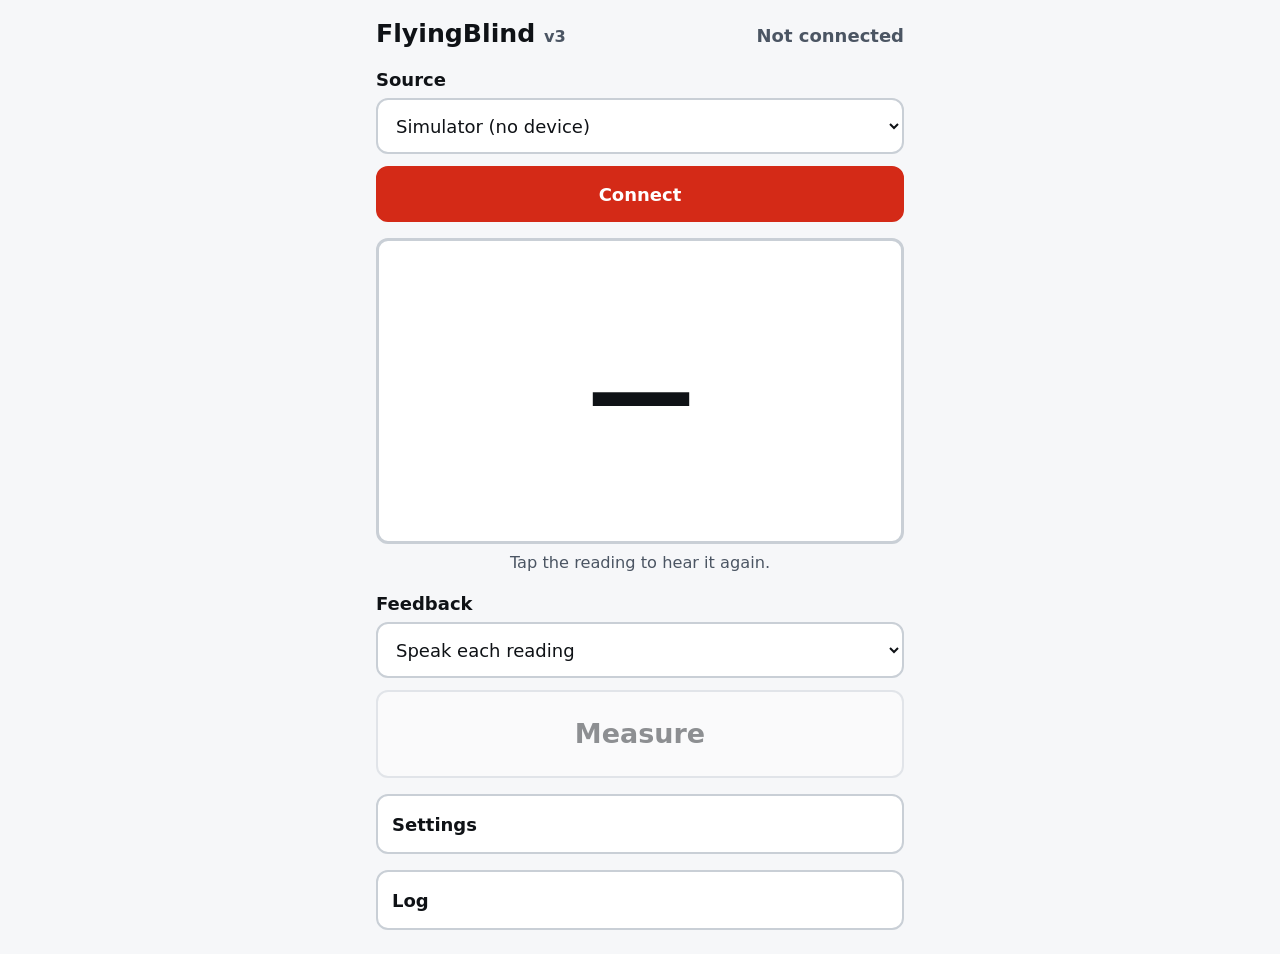
<file: index.html>
<!doctype html>
<html lang="en">
<head>
  <meta charset="utf-8">
  <meta name="viewport" content="width=device-width, initial-scale=1, viewport-fit=cover">
  <meta name="theme-color" content="#111418">
  <meta name="description" content="Speaks the readings from a Bluetooth laser distance meter.">
  <title>FlyingBlind</title>
  <link rel="manifest" href="manifest.webmanifest">
  <link rel="icon" href="icons/icon-192.png">
  <link rel="apple-touch-icon" href="icons/icon-192.png">
  <link rel="stylesheet" href="styles.css">
</head>
<body>
  <main>
    <header>
      <h1>FlyingBlind <span id="version" class="version"></span></h1>
      <p id="status" role="status" class="status" data-state="disconnected">Not connected</p>
    </header>

    <section class="source" aria-label="Device">
      <label for="source">Source</label>
      <select id="source"></select>
      <div id="explorer-options" hidden>
        <label for="extra-uuids">Extra service UUIDs (comma separated)</label>
        <input id="extra-uuids" type="text" autocomplete="off" spellcheck="false"
               placeholder="e.g. 0000abcd-0000-1000-8000-00805f9b34fb">
      </div>
      <button id="connect" class="primary">Connect</button>
    </section>

    <button id="reading" class="reading" aria-describedby="reading-hint">
      <span id="reading-value">—</span>
    </button>
    <p id="reading-hint" class="hint">Tap the reading to hear it again.</p>

    <section class="controls" aria-label="Measuring">
      <label for="feedback">Feedback</label>
      <select id="feedback">
        <option value="speech">Speak each reading</option>
        <option value="tone">Tone (pitch follows distance)</option>
      </select>
      <button id="measure" disabled>Measure</button>
      <label id="auto-wrap" class="toggle" hidden>
        <input id="auto" type="checkbox"> <span id="auto-label">Stream readings every 3 seconds</span>
      </label>
    </section>

    <details class="panel">
      <summary>Settings</summary>
      <div class="settings">
        <label for="units">Units</label>
        <select id="units">
          <option value="metric">Meters</option>
          <option value="feet">Feet and inches</option>
          <option value="inches">Inches</option>
        </select>

        <label for="precision" data-for="metric">Decimal places</label>
        <select id="precision" data-for="metric">
          <option value="0">0 (2 m)</option>
          <option value="1">1 (2.3 m)</option>
          <option value="2">2 (2.35 m)</option>
          <option value="3">3 (2.348 m)</option>
        </select>

        <label for="fraction" data-for="imperial">Round inches to</label>
        <select id="fraction" data-for="imperial">
          <option value="1">Whole inch</option>
          <option value="2">½ inch</option>
          <option value="4">¼ inch</option>
          <option value="8">⅛ inch</option>
          <option value="16">1/16 inch</option>
        </select>

        <label for="rate">Speech rate <output id="rate-out" for="rate"></output></label>
        <input id="rate" type="range" min="0.5" max="2.5" step="0.1">

        <label for="voice">Voice</label>
        <select id="voice"><option value="">Default</option></select>

        <label for="speak-mode">Speak</label>
        <select id="speak-mode">
          <option value="every">Every reading</option>
          <option value="change">Only when the reading changes</option>
        </select>

        <label for="output">Spoken by</label>
        <select id="output">
          <option value="tts">This app's voice</option>
          <option value="aria">Screen reader (TalkBack)</option>
        </select>

        <button id="test-voice">Test voice</button>

        <h2 class="settings-heading">Tone</h2>

        <label for="tone-range">Tone range</label>
        <select id="tone-range">
          <option value="2">Up to 2 m (6½ ft)</option>
          <option value="5">Up to 5 m (16 ft)</option>
          <option value="10">Up to 10 m (33 ft)</option>
          <option value="20">Up to 20 m (65 ft)</option>
          <option value="40">Up to 40 m (130 ft)</option>
        </select>

        <label for="tone-direction">Closer sounds</label>
        <select id="tone-direction">
          <option value="high">Higher</option>
          <option value="low">Lower</option>
        </select>

        <label for="tone-volume">Tone volume <output id="tone-volume-out" for="tone-volume"></output></label>
        <input id="tone-volume" type="range" min="0.05" max="1" step="0.05">

        <button id="test-tone">Test tone (sweeps near to far)</button>
      </div>
    </details>

    <details class="panel">
      <summary>Log</summary>
      <button id="clear-log" class="small">Clear</button>
      <pre id="log" aria-live="off"></pre>
    </details>

    <!-- Readings are announced here when "Spoken by: Screen reader" is chosen. -->
    <div id="announce" class="visually-hidden" aria-live="assertive" aria-atomic="true"></div>
  </main>

  <script type="module" src="app.js"></script>
</body>
</html>
</file>
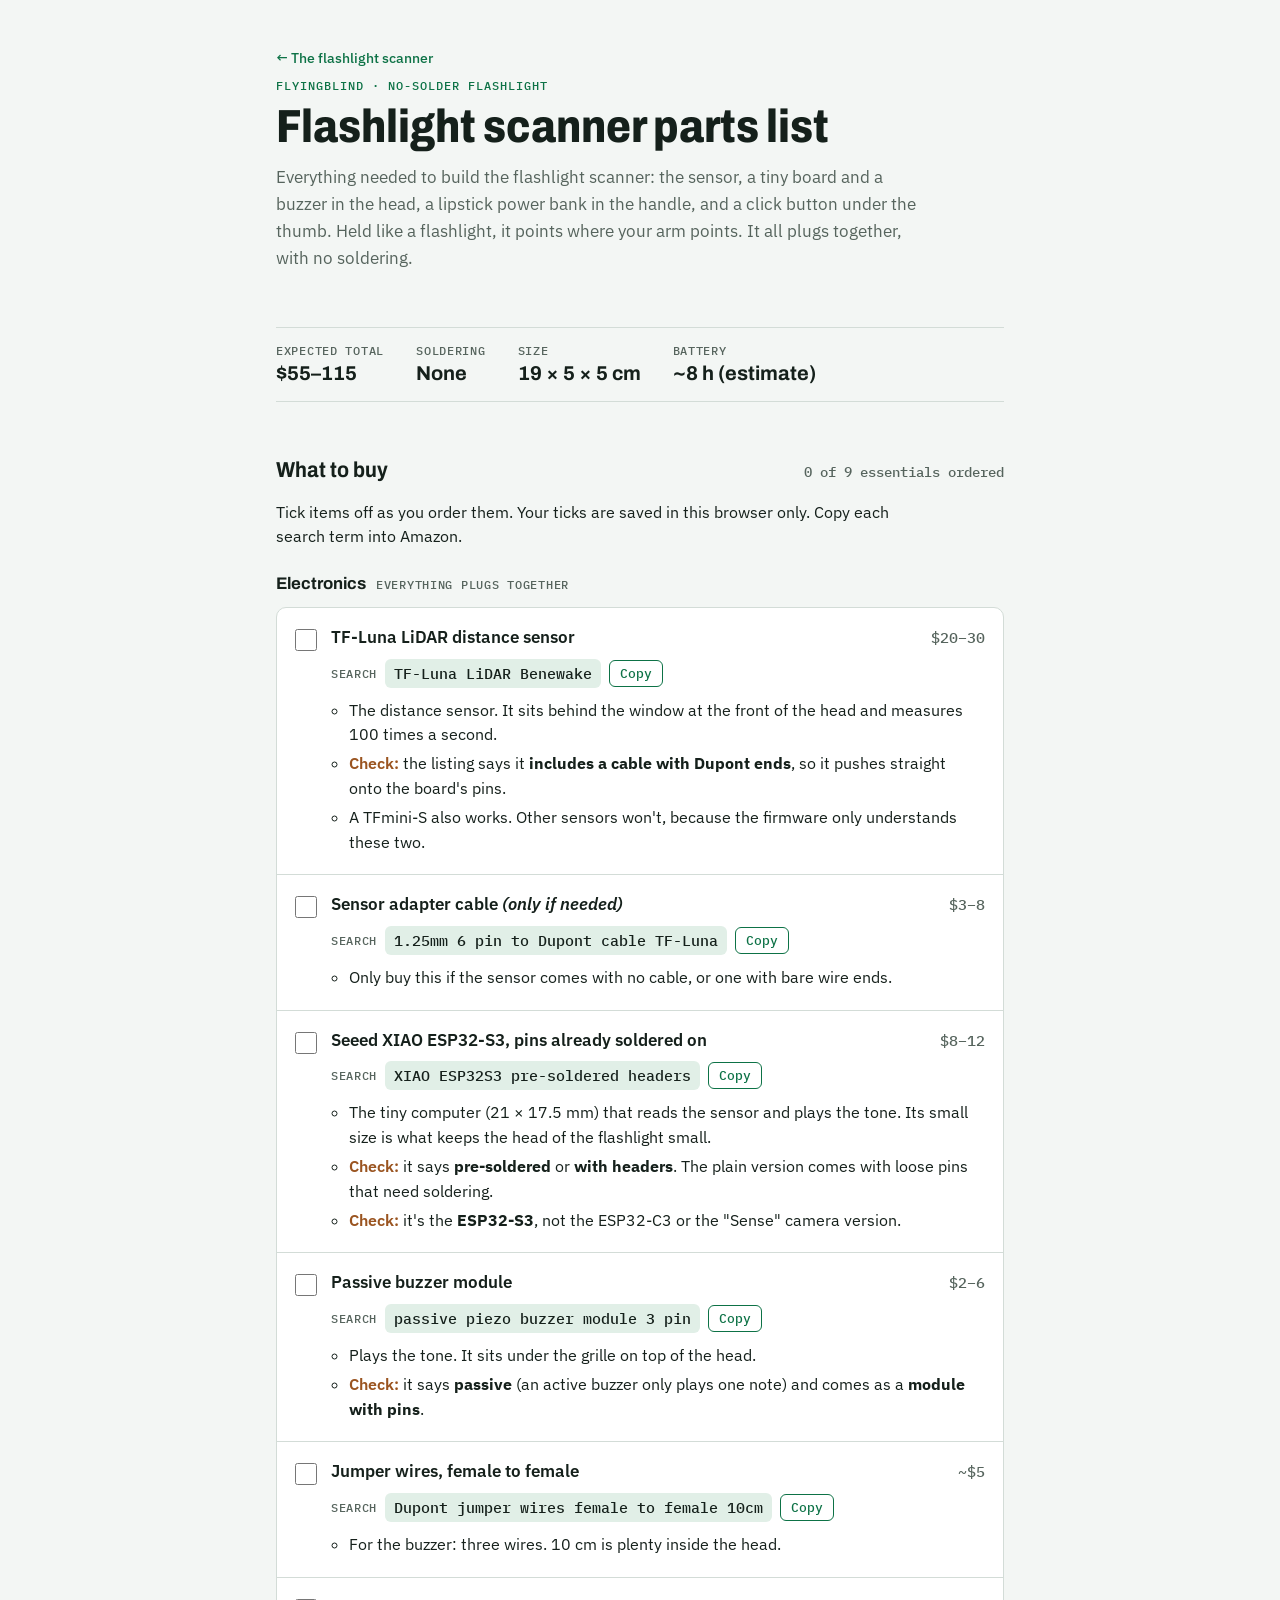
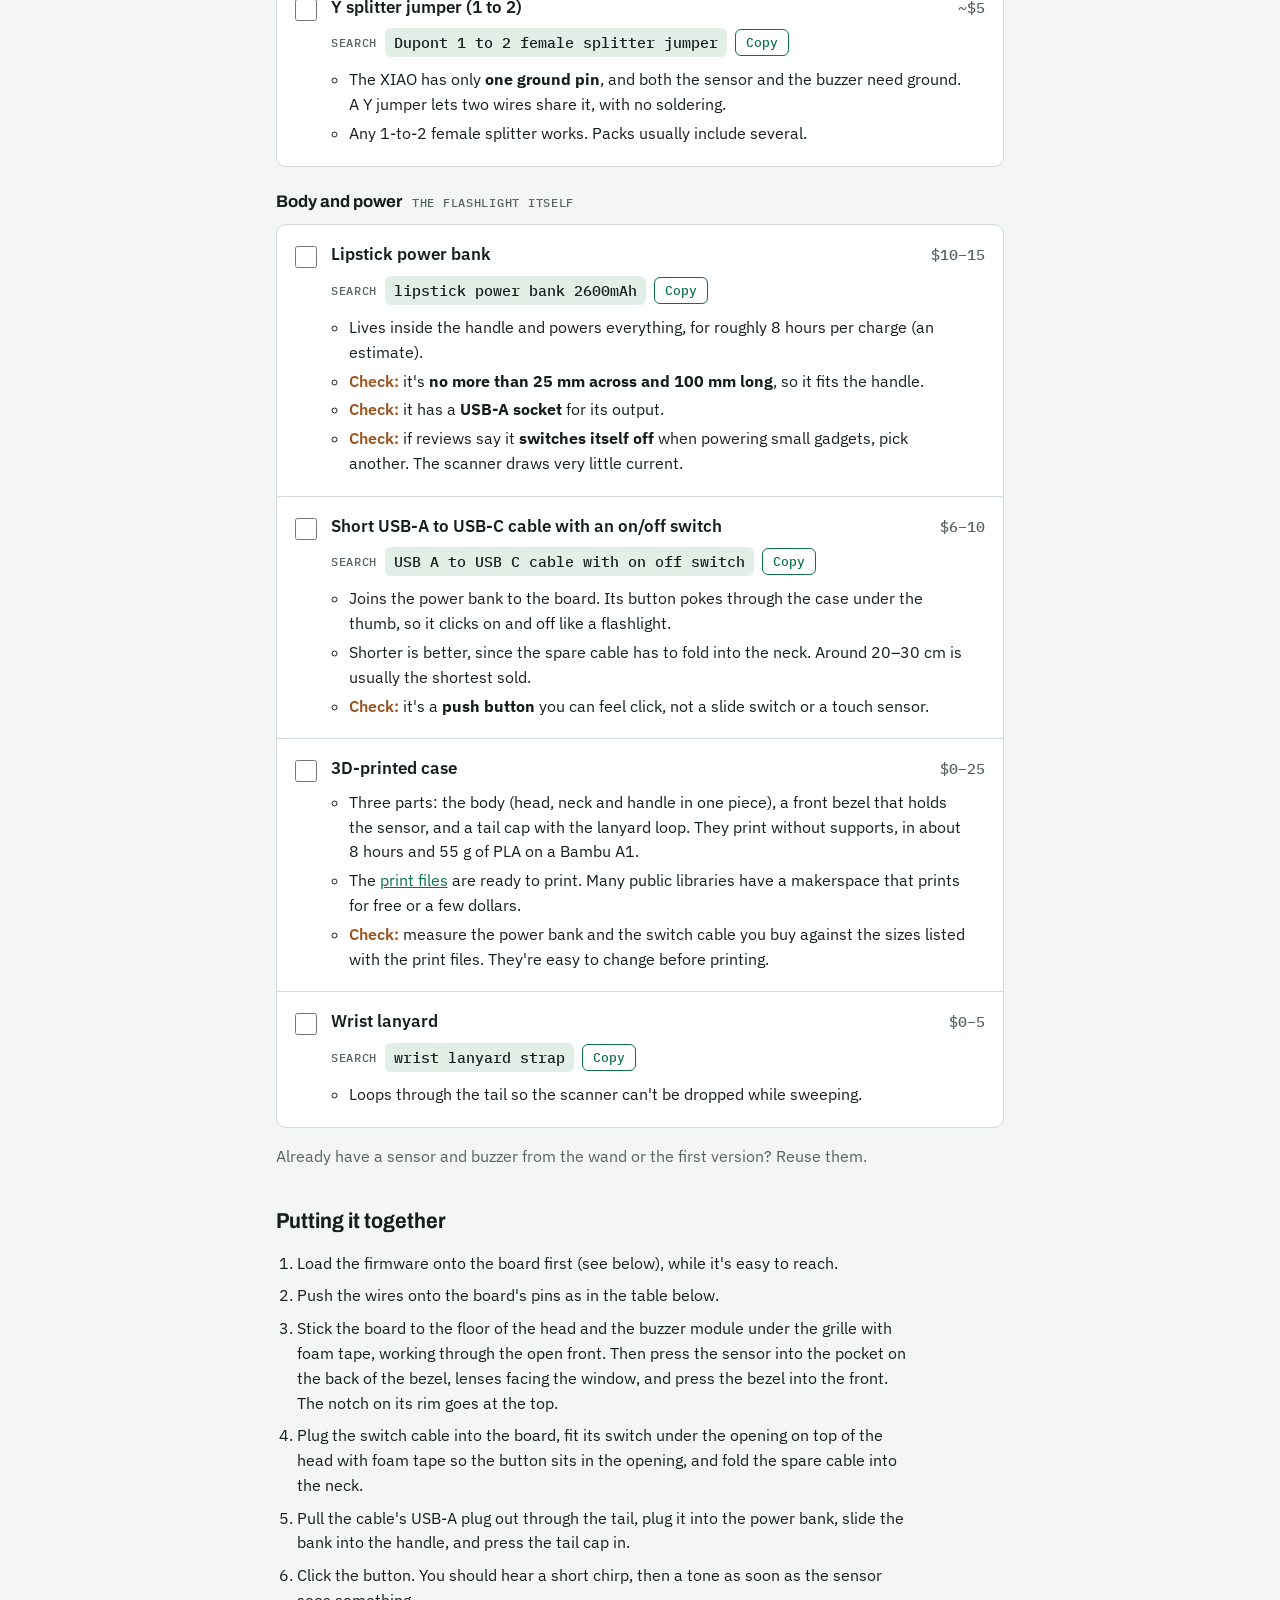
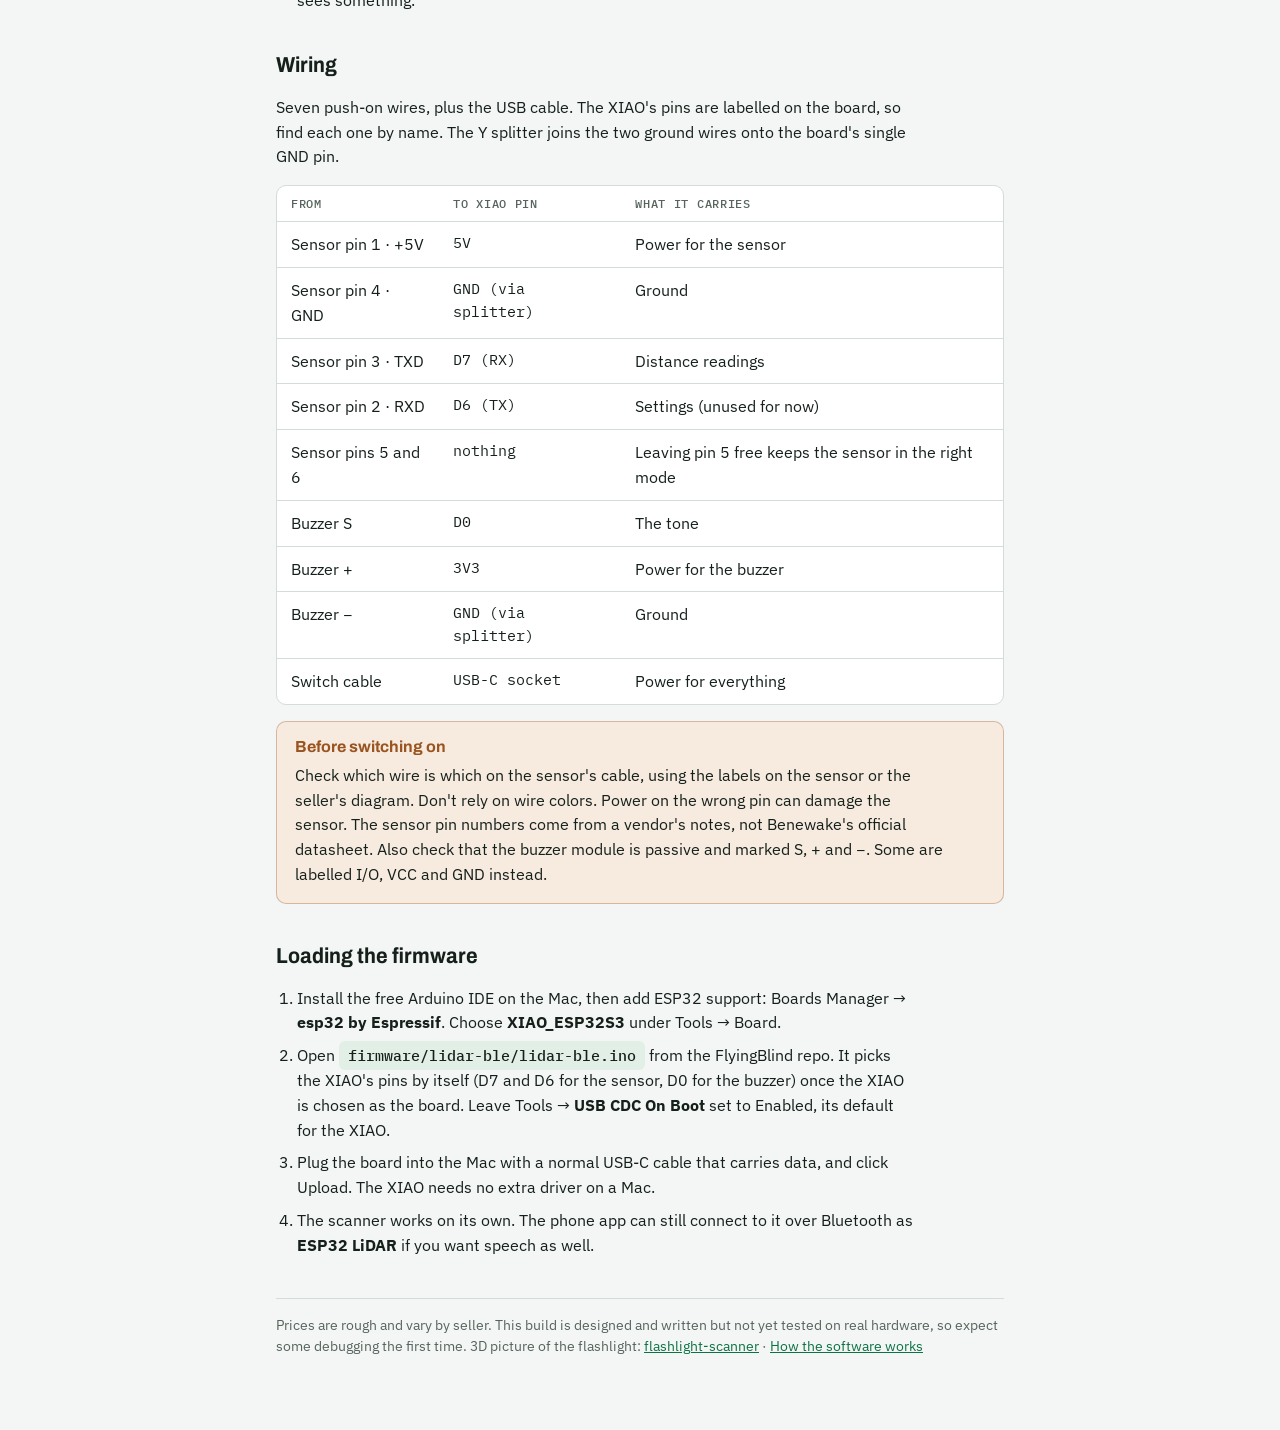
<file: docs/flashlight-parts.html>
<!doctype html>
<html lang="en">
<head>
<meta charset="utf-8">
<meta name="viewport" content="width=device-width, initial-scale=1, viewport-fit=cover">
<title>FlyingBlind Flashlight Parts List</title>
<meta name="claude:viewport-fit-sides" content="cover">
<link rel="preconnect" href="https://fonts.googleapis.com">
<link rel="preconnect" href="https://fonts.gstatic.com" crossorigin>
<link rel="stylesheet" href="https://fonts.googleapis.com/css2?family=Archivo:wdth,wght@75..100,600..800&family=IBM+Plex+Sans:wght@400;500;600&family=IBM+Plex+Mono:wght@400;500&display=swap">
<style>
/* Layout: a single-column bill of materials, like a parts sheet in a kit box. Each part is a row with a checkbox, price and search term. */
:root {
  --bg: #f3f6f4;
  --surface: #ffffff;
  --ink: #15201b;
  --muted: #56645d;
  --line: #d3dcd7;
  --accent: #0d7246;       /* solder-mask green */
  --accent-soft: #e1efe7;
  --copper: #9a5420;       /* warnings: things to check before buying */
  --copper-soft: #f7ebe0;
  --pcb: #1c2a24;          /* wiring diagram */
  --pcb-ink: #dfe9e3;
  --wire-pwr: #d33a2c;
  --wire-gnd: #1d1f22;
  --wire-tx: #1f9a49;
  --wire-rx: #2f6fd6;
  --wire-sig: #e08a0b;
  --wire-usb: #8a949c;
  --font-display: "Archivo", "Helvetica Neue", Arial, sans-serif;
  --font-body: "IBM Plex Sans", system-ui, -apple-system, "Segoe UI", sans-serif;
  --font-mono: "IBM Plex Mono", ui-monospace, "SF Mono", Menlo, monospace;
}
@media (prefers-color-scheme: dark) {
  :root:not([data-theme="light"]) {
    --bg: #0f1513; --surface: #17201c; --ink: #e5ece8; --muted: #9aa9a1; --line: #2b3832;
    --accent: #52c58f; --accent-soft: #1b3027; --copper: #e3a06a; --copper-soft: #33251a;
    --pcb: #22322b; --wire-gnd: #9aa3ad; --wire-usb: #c3cbd2;
    color-scheme: dark;
  }
}
:root[data-theme="dark"] {
  --bg: #0f1513; --surface: #17201c; --ink: #e5ece8; --muted: #9aa9a1; --line: #2b3832;
  --accent: #52c58f; --accent-soft: #1b3027; --copper: #e3a06a; --copper-soft: #33251a;
    --pcb: #22322b; --wire-gnd: #9aa3ad; --wire-usb: #c3cbd2;
  color-scheme: dark;
}

* { box-sizing: border-box; }
body {
  background: var(--bg);
  color: var(--ink);
  font: 16px/1.55 var(--font-body);
}
.wrap {
  max-width: 760px;
  margin: 0 auto;
  padding-block: 40px 64px;
  padding-left: max(16px, env(safe-area-inset-left, 0px));
  padding-right: max(16px, env(safe-area-inset-right, 0px));
  display: flex;
  flex-direction: column;
  gap: 40px;
}

header { display: flex; flex-direction: column; gap: 12px; }
.eyebrow {
  font: 500 0.78rem/1 var(--font-mono);
  letter-spacing: 0.08em;
  text-transform: uppercase;
  color: var(--accent);
}
h1 {
  font: 800 clamp(2rem, 6vw, 2.9rem)/1.05 var(--font-display);
  font-stretch: 85%;
  margin: 0;
  text-wrap: balance;
}
h2 {
  font: 700 1.35rem/1.2 var(--font-display);
  font-stretch: 90%;
  margin: 0;
  text-wrap: balance;
}
p { margin: 0; max-width: 65ch; }
.lede { font-size: 1.08rem; color: var(--muted); }

.summary {
  display: flex;
  flex-wrap: wrap;
  gap: 12px 32px;
  padding: 16px 0;
  border-block: 1px solid var(--line);
}
.summary div { display: flex; flex-direction: column; gap: 2px; }
.summary dt { font: 500 0.75rem/1.2 var(--font-mono); letter-spacing: 0.06em; text-transform: uppercase; color: var(--muted); }
.summary dd { margin: 0; font: 700 1.25rem/1.2 var(--font-display); font-variant-numeric: tabular-nums; }

section { display: flex; flex-direction: column; gap: 16px; }
.section-head { display: flex; flex-wrap: wrap; align-items: baseline; justify-content: space-between; gap: 8px; }
.progress { font: 500 0.85rem var(--font-mono); color: var(--muted); font-variant-numeric: tabular-nums; }

.parts { list-style: none; margin: 0; padding: 0; display: flex; flex-direction: column; border: 1px solid var(--line); border-radius: 10px; background: var(--surface); overflow: hidden; }
.part { display: grid; grid-template-columns: auto 1fr; gap: 4px 14px; padding: 18px 18px 20px; }
.part + .part { border-top: 1px solid var(--line); }
.part input[type="checkbox"] { width: 22px; height: 22px; margin: 3px 0 0; accent-color: var(--accent); cursor: pointer; }
.part-body { min-width: 0; display: flex; flex-direction: column; gap: 10px; }
.part-top { display: flex; flex-wrap: wrap; align-items: baseline; justify-content: space-between; gap: 4px 16px; }
.part-name { font: 600 1.08rem/1.3 var(--font-body); cursor: pointer; }
.price { font: 500 0.95rem var(--font-mono); font-variant-numeric: tabular-nums; color: var(--muted); white-space: nowrap; }
.part.done .part-name { text-decoration: line-through; text-decoration-color: var(--muted); color: var(--muted); }

.search { display: flex; flex-wrap: wrap; align-items: center; gap: 8px; }
.search-label { font: 500 0.72rem var(--font-mono); letter-spacing: 0.06em; text-transform: uppercase; color: var(--muted); }
.term {
  font: 500 0.92rem/1.3 var(--font-mono);
  background: var(--accent-soft);
  color: var(--ink);
  padding: 5px 9px;
  border-radius: 6px;
  user-select: all;
  overflow-wrap: anywhere;
}
.copy {
  font: 500 0.8rem var(--font-mono);
  color: var(--accent);
  background: transparent;
  border: 1px solid var(--accent);
  border-radius: 6px;
  padding: 4px 10px;
  cursor: pointer;
}
.copy:hover { background: var(--accent-soft); }
:focus-visible { outline: 3px solid var(--accent); outline-offset: 2px; }

.notes { margin: 0; padding-left: 1.1em; display: flex; flex-direction: column; gap: 4px; color: var(--ink); }
.notes li { max-width: 62ch; }
.check { color: var(--copper); font-weight: 600; }

.callout {
  background: var(--copper-soft);
  border: 1px solid color-mix(in srgb, var(--copper) 35%, transparent);
  border-radius: 10px;
  padding: 16px 18px;
  display: flex;
  flex-direction: column;
  gap: 8px;
}
.callout h3 { margin: 0; font: 700 1rem var(--font-display); color: var(--copper); }

.pins-scroll { overflow-x: auto; border: 1px solid var(--line); border-radius: 10px; background: var(--surface); }
table { border-collapse: collapse; width: 100%; min-width: 440px; font-variant-numeric: tabular-nums; }
th, td { text-align: left; padding: 10px 14px; border-bottom: 1px solid var(--line); vertical-align: top; }
tr:last-child td { border-bottom: 0; }
th { font: 500 0.72rem var(--font-mono); letter-spacing: 0.06em; text-transform: uppercase; color: var(--muted); }
td.mono { font-family: var(--font-mono); font-size: 0.92rem; }

.diagram-scroll { overflow-x: auto; border: 1px solid var(--line); border-radius: 10px; background: var(--surface); }
.wiring { display: block; width: 100%; min-width: 640px; height: auto; font-family: var(--font-mono); }
.wiring .pcb { fill: var(--pcb); }
.wiring .module { fill: #b9c0c7; }
.wiring .antenna { fill: none; stroke: #c9a646; stroke-width: 2; }
.wiring .usb { fill: #c9ced4; stroke: #8a929a; }
.wiring .pcb-title { fill: var(--pcb-ink); font-size: 15px; font-weight: 500; letter-spacing: 0.06em; opacity: 0.75; }
.wiring .pcb-small { fill: var(--pcb-ink); font-size: 10px; opacity: 0.6; }
.wiring .pin { fill: #6f6a55; }
.wiring .pin-used { fill: #e3bc4c; stroke: var(--surface); stroke-width: 1.5; }
.wiring .pinlabel { fill: var(--pcb-ink); font-size: 10.5px; opacity: 0.45; }
.wiring .pinlabel-used { fill: var(--pcb-ink); font-size: 12px; font-weight: 500; }
.wiring .slabel { fill: var(--ink); font-size: 12px; font-weight: 500; }
.wiring .slabel-dim { fill: var(--muted); font-size: 11px; }
.wiring .part-box { fill: var(--bg); stroke: var(--line); stroke-width: 1.5; }
.wiring .part-title { fill: var(--ink); font: 600 14px var(--font-body); }
.wiring .part-sub, .wiring .note { fill: var(--muted); font-size: 11px; }
.wiring .lens-ring { fill: #2a2d31; }
.wiring .lens { fill: #3b2a66; }
.wiring .nc { stroke: var(--muted); stroke-width: 2; stroke-dasharray: 3 3; }
.wiring .buzz-pcb { fill: #2a4fa3; }
.wiring .buzzer { fill: #111; }
.wiring .buzzer-hole { fill: #444; }
.wiring .buzz-label { fill: #ffffff; font-size: 13px; font-weight: 500; }
.wiring .bank { fill: #2b2f35; }
.wiring .bank-title { fill: #f1f3f5; font: 600 13px var(--font-body); }
.wiring .bank-sub { fill: #aab2ba; font-size: 10.5px; }
.wiring .w, .wiring .w-outline { fill: none; stroke-linejoin: round; stroke-linecap: round; }
.wiring .w { stroke-width: 4; }
.wiring .w-outline { stroke: var(--surface); stroke-width: 9; }
.wiring .w-pwr { stroke: var(--wire-pwr); }
.wiring .w-gnd { stroke: var(--wire-gnd); }
.wiring .w-tx { stroke: var(--wire-tx); }
.wiring .w-rx { stroke: var(--wire-rx); }
.wiring .w-sig { stroke: var(--wire-sig); }
.wiring .w-usb { stroke: var(--wire-usb); stroke-width: 7; }
.wiring .tag text { fill: #ffffff; font-size: 11px; font-weight: 500; }
.wiring .t-pwr rect { fill: var(--wire-pwr); }
.wiring .t-gnd rect { fill: #3a3f45; }
.wiring .t-tx rect { fill: var(--wire-tx); }
.wiring .t-rx rect { fill: var(--wire-rx); }
.wiring .t-sig rect { fill: #b86d00; }
.wiring .t-usb rect { fill: #6c757d; }
.legend { display: flex; flex-wrap: wrap; gap: 6px 18px; margin: 0; padding: 0; list-style: none; font-size: 0.9rem; }
.legend li { display: flex; align-items: center; gap: 8px; }
.legend i { width: 22px; height: 5px; border-radius: 3px; display: inline-block; }

.steps { margin: 0; padding-left: 1.3em; display: flex; flex-direction: column; gap: 8px; }
.steps li { max-width: 62ch; }

footer { font-size: 0.88rem; color: var(--muted); border-top: 1px solid var(--line); padding-top: 16px; }
footer a, .notes a { color: var(--accent); }
h3.group { margin: 8px 0 -4px; font: 700 1.05rem/1.3 var(--font-display); display: flex; flex-wrap: wrap; align-items: baseline; gap: 4px 10px; }
h3.group span { font: 500 0.75rem var(--font-mono); letter-spacing: 0.06em; text-transform: uppercase; color: var(--muted); }
.note-line { color: var(--muted); }

@media (prefers-reduced-motion: reduce) { * { transition: none !important; } }
.back { font: 500 0.9rem var(--font-body); color: var(--accent); text-decoration: none; }
.back:hover { text-decoration: underline; }
</style>
</head>
<body>

<div class="wrap">
  <header>
    <a class="back" href="flashlight-scanner.html">← The flashlight scanner</a>
    <span class="eyebrow">FlyingBlind · no-solder flashlight</span>
    <h1>Flashlight scanner parts list</h1>
    <p class="lede">Everything needed to build the flashlight scanner: the sensor, a tiny board and a buzzer in the head, a lipstick power bank in the handle, and a click button under the thumb. Held like a flashlight, it points where your arm points. It all plugs together, with no soldering.</p>
  </header>

  <dl class="summary">
    <div><dt>Expected total</dt><dd>$55–115</dd></div>
    <div><dt>Soldering</dt><dd>None</dd></div>
    <div><dt>Size</dt><dd>19 × 5 × 5 cm</dd></div>
    <div><dt>Battery</dt><dd>~8 h (estimate)</dd></div>
  </dl>

  <section aria-labelledby="buy">
    <div class="section-head">
      <h2 id="buy">What to buy</h2>
      <span class="progress" id="progress" aria-live="polite"></span>
    </div>
    <p>Tick items off as you order them. Your ticks are saved in this browser only. Copy each search term into Amazon.</p>
    <h3 class="group">Electronics <span>everything plugs together</span></h3>
    <ul class="parts">
      <li class="part" data-id="lidar">
        <input type="checkbox" id="p-lidar" aria-labelledby="n-lidar">
        <div class="part-body">
          <div class="part-top"><label class="part-name" id="n-lidar" for="p-lidar">TF-Luna LiDAR distance sensor</label><span class="price">$20–30</span></div>
          <div class="search"><span class="search-label">Search</span><code class="term">TF-Luna LiDAR Benewake</code><button class="copy" type="button">Copy</button></div>
          <ul class="notes">
            <li>The distance sensor. It sits behind the window at the front of the head and measures 100 times a second.</li>
            <li><span class="check">Check:</span> the listing says it <strong>includes a cable with Dupont ends</strong>, so it pushes straight onto the board's pins.</li>
            <li>A TFmini-S also works. Other sensors won't, because the firmware only understands these two.</li>
          </ul>
        </div>
      </li>
      <li class="part" data-id="adapter">
        <input type="checkbox" id="p-adapter" aria-labelledby="n-adapter">
        <div class="part-body">
          <div class="part-top"><label class="part-name" id="n-adapter" for="p-adapter">Sensor adapter cable <em>(only if needed)</em></label><span class="price">$3–8</span></div>
          <div class="search"><span class="search-label">Search</span><code class="term">1.25mm 6 pin to Dupont cable TF-Luna</code><button class="copy" type="button">Copy</button></div>
          <ul class="notes">
            <li>Only buy this if the sensor comes with no cable, or one with bare wire ends.</li>
          </ul>
        </div>
      </li>
      <li class="part" data-id="xiao">
        <input type="checkbox" id="p-xiao" aria-labelledby="n-xiao">
        <div class="part-body">
          <div class="part-top"><label class="part-name" id="n-xiao" for="p-xiao">Seeed XIAO ESP32-S3, pins already soldered on</label><span class="price">$8–12</span></div>
          <div class="search"><span class="search-label">Search</span><code class="term">XIAO ESP32S3 pre-soldered headers</code><button class="copy" type="button">Copy</button></div>
          <ul class="notes">
            <li>The tiny computer (21 × 17.5 mm) that reads the sensor and plays the tone. Its small size is what keeps the head of the flashlight small.</li>
            <li><span class="check">Check:</span> it says <strong>pre-soldered</strong> or <strong>with headers</strong>. The plain version comes with loose pins that need soldering.</li>
            <li><span class="check">Check:</span> it's the <strong>ESP32-S3</strong>, not the ESP32-C3 or the "Sense" camera version.</li>
          </ul>
        </div>
      </li>
      <li class="part" data-id="buzzer">
        <input type="checkbox" id="p-buzzer" aria-labelledby="n-buzzer">
        <div class="part-body">
          <div class="part-top"><label class="part-name" id="n-buzzer" for="p-buzzer">Passive buzzer module</label><span class="price">$2–6</span></div>
          <div class="search"><span class="search-label">Search</span><code class="term">passive piezo buzzer module 3 pin</code><button class="copy" type="button">Copy</button></div>
          <ul class="notes">
            <li>Plays the tone. It sits under the grille on top of the head.</li>
            <li><span class="check">Check:</span> it says <strong>passive</strong> (an active buzzer only plays one note) and comes as a <strong>module with pins</strong>.</li>
          </ul>
        </div>
      </li>
      <li class="part" data-id="wires">
        <input type="checkbox" id="p-wires" aria-labelledby="n-wires">
        <div class="part-body">
          <div class="part-top"><label class="part-name" id="n-wires" for="p-wires">Jumper wires, female to female</label><span class="price">~$5</span></div>
          <div class="search"><span class="search-label">Search</span><code class="term">Dupont jumper wires female to female 10cm</code><button class="copy" type="button">Copy</button></div>
          <ul class="notes">
            <li>For the buzzer: three wires. 10 cm is plenty inside the head.</li>
          </ul>
        </div>
      </li>
      <li class="part" data-id="splitter">
        <input type="checkbox" id="p-splitter" aria-labelledby="n-splitter">
        <div class="part-body">
          <div class="part-top"><label class="part-name" id="n-splitter" for="p-splitter">Y splitter jumper (1 to 2)</label><span class="price">~$5</span></div>
          <div class="search"><span class="search-label">Search</span><code class="term">Dupont 1 to 2 female splitter jumper</code><button class="copy" type="button">Copy</button></div>
          <ul class="notes">
            <li>The XIAO has only <strong>one ground pin</strong>, and both the sensor and the buzzer need ground. A Y jumper lets two wires share it, with no soldering.</li>
            <li>Any 1-to-2 female splitter works. Packs usually include several.</li>
          </ul>
        </div>
      </li>
    </ul>
    <h3 class="group">Body and power <span>the flashlight itself</span></h3>
    <ul class="parts">
      <li class="part" data-id="bank">
        <input type="checkbox" id="p-bank" aria-labelledby="n-bank">
        <div class="part-body">
          <div class="part-top"><label class="part-name" id="n-bank" for="p-bank">Lipstick power bank</label><span class="price">$10–15</span></div>
          <div class="search"><span class="search-label">Search</span><code class="term">lipstick power bank 2600mAh</code><button class="copy" type="button">Copy</button></div>
          <ul class="notes">
            <li>Lives inside the handle and powers everything, for roughly 8 hours per charge (an estimate).</li>
            <li><span class="check">Check:</span> it's <strong>no more than 25 mm across and 100 mm long</strong>, so it fits the handle.</li>
            <li><span class="check">Check:</span> it has a <strong>USB-A socket</strong> for its output.</li>
            <li><span class="check">Check:</span> if reviews say it <strong>switches itself off</strong> when powering small gadgets, pick another. The scanner draws very little current.</li>
          </ul>
        </div>
      </li>
      <li class="part" data-id="switchcable">
        <input type="checkbox" id="p-switchcable" aria-labelledby="n-switchcable">
        <div class="part-body">
          <div class="part-top"><label class="part-name" id="n-switchcable" for="p-switchcable">Short USB-A to USB-C cable with an on/off switch</label><span class="price">$6–10</span></div>
          <div class="search"><span class="search-label">Search</span><code class="term">USB A to USB C cable with on off switch</code><button class="copy" type="button">Copy</button></div>
          <ul class="notes">
            <li>Joins the power bank to the board. Its button pokes through the case under the thumb, so it clicks on and off like a flashlight.</li>
            <li>Shorter is better, since the spare cable has to fold into the neck. Around 20–30 cm is usually the shortest sold.</li>
            <li><span class="check">Check:</span> it's a <strong>push button</strong> you can feel click, not a slide switch or a touch sensor.</li>
          </ul>
        </div>
      </li>
      <li class="part" data-id="case">
        <input type="checkbox" id="p-case" aria-labelledby="n-case">
        <div class="part-body">
          <div class="part-top"><label class="part-name" id="n-case" for="p-case">3D-printed case</label><span class="price">$0–25</span></div>
          <ul class="notes">
            <li>Three parts: the body (head, neck and handle in one piece), a front bezel that holds the sensor, and a tail cap with the lanyard loop. They print without supports, in about 8 hours and 55 g of PLA on a Bambu A1.</li>
            <li>The <a href="https://github.com/egilchri/FlyingBlind/tree/main/hardware/flashlight-case">print files</a> are ready to print. Many public libraries have a makerspace that prints for free or a few dollars.</li>
            <li><span class="check">Check:</span> measure the power bank and the switch cable you buy against the sizes listed with the print files. They're easy to change before printing.</li>
          </ul>
        </div>
      </li>
      <li class="part" data-id="lanyard">
        <input type="checkbox" id="p-lanyard" aria-labelledby="n-lanyard">
        <div class="part-body">
          <div class="part-top"><label class="part-name" id="n-lanyard" for="p-lanyard">Wrist lanyard</label><span class="price">$0–5</span></div>
          <div class="search"><span class="search-label">Search</span><code class="term">wrist lanyard strap</code><button class="copy" type="button">Copy</button></div>
          <ul class="notes">
            <li>Loops through the tail so the scanner can't be dropped while sweeping.</li>
          </ul>
        </div>
      </li>
    </ul>
    <p class="note-line">Already have a sensor and buzzer from the wand or the first version? Reuse them.</p>
  </section>
  <section aria-labelledby="assemble">
    <h2 id="assemble">Putting it together</h2>
    <ol class="steps">
      <li>Load the firmware onto the board first (see below), while it's easy to reach.</li>
      <li>Push the wires onto the board's pins as in the table below.</li>
      <li>Stick the board to the floor of the head and the buzzer module under the grille with foam tape, working through the open front. Then press the sensor into the pocket on the back of the bezel, lenses facing the window, and press the bezel into the front. The notch on its rim goes at the top.</li>
      <li>Plug the switch cable into the board, fit its switch under the opening on top of the head with foam tape so the button sits in the opening, and fold the spare cable into the neck.</li>
      <li>Pull the cable's USB-A plug out through the tail, plug it into the power bank, slide the bank into the handle, and press the tail cap in.</li>
      <li>Click the button. You should hear a short chirp, then a tone as soon as the sensor sees something.</li>
    </ol>
  </section>

  <section aria-labelledby="wiring">
    <h2 id="wiring">Wiring</h2>
    <p>Seven push-on wires, plus the USB cable. The XIAO's pins are labelled on the board, so find each one by name. The Y splitter joins the two ground wires onto the board's single GND pin.</p>
    <div class="pins-scroll">
      <table>
        <thead><tr><th>From</th><th>To XIAO pin</th><th>What it carries</th></tr></thead>
        <tbody>
          <tr><td>Sensor pin 1 · +5V</td><td class="mono">5V</td><td>Power for the sensor</td></tr>
          <tr><td>Sensor pin 4 · GND</td><td class="mono">GND (via splitter)</td><td>Ground</td></tr>
          <tr><td>Sensor pin 3 · TXD</td><td class="mono">D7 (RX)</td><td>Distance readings</td></tr>
          <tr><td>Sensor pin 2 · RXD</td><td class="mono">D6 (TX)</td><td>Settings (unused for now)</td></tr>
          <tr><td>Sensor pins 5 and 6</td><td class="mono">nothing</td><td>Leaving pin 5 free keeps the sensor in the right mode</td></tr>
          <tr><td>Buzzer S</td><td class="mono">D0</td><td>The tone</td></tr>
          <tr><td>Buzzer +</td><td class="mono">3V3</td><td>Power for the buzzer</td></tr>
          <tr><td>Buzzer −</td><td class="mono">GND (via splitter)</td><td>Ground</td></tr>
          <tr><td>Switch cable</td><td class="mono">USB-C socket</td><td>Power for everything</td></tr>
        </tbody>
      </table>
    </div>
    <div class="callout" role="note">
      <h3>Before switching on</h3>
      <p>Check which wire is which on the sensor's cable, using the labels on the sensor or the seller's diagram. Don't rely on wire colors. Power on the wrong pin can damage the sensor. The sensor pin numbers come from a vendor's notes, not Benewake's official datasheet. Also check that the buzzer module is passive and marked S, + and −. Some are labelled I/O, VCC and GND instead.</p>
    </div>
  </section>

  <section aria-labelledby="arrive">
    <h2 id="arrive">Loading the firmware</h2>
    <ol class="steps">
      <li>Install the free Arduino IDE on the Mac, then add ESP32 support: Boards Manager → <strong>esp32 by Espressif</strong>. Choose <strong>XIAO_ESP32S3</strong> under Tools → Board.</li>
      <li>Open <code class="term">firmware/lidar-ble/lidar-ble.ino</code> from the FlyingBlind repo. It picks the XIAO's pins by itself (D7 and D6 for the sensor, D0 for the buzzer) once the XIAO is chosen as the board. Leave Tools → <strong>USB CDC On Boot</strong> set to Enabled, its default for the XIAO.</li>
      <li>Plug the board into the Mac with a normal USB-C cable that carries data, and click Upload. The XIAO needs no extra driver on a Mac.</li>
      <li>The scanner works on its own. The phone app can still connect to it over Bluetooth as <strong>ESP32 LiDAR</strong> if you want speech as well.</li>
    </ol>
  </section>

  <footer>
    Prices are rough and vary by seller. This build is designed and written but not yet tested on real hardware, so expect some debugging the first time. 3D picture of the flashlight: <a href="flashlight-scanner.html">flashlight-scanner</a> · <a href="software-design.html">How the software works</a>
  </footer>
</div>

<script>
(function () {
  const KEY = 'flashlight-parts-ticked';
  let ticked = {};
  try { ticked = JSON.parse(localStorage.getItem(KEY) || '{}') || {}; } catch (e) { ticked = {}; }

  const parts = Array.from(document.querySelectorAll('.part'));
  const required = parts.filter((p) => p.dataset.id !== 'adapter');
  const progress = document.getElementById('progress');

  function render() {
    for (const p of parts) {
      const box = p.querySelector('input[type="checkbox"]');
      box.checked = !!ticked[p.dataset.id];
      p.classList.toggle('done', box.checked);
    }
    const n = required.filter((p) => ticked[p.dataset.id]).length;
    progress.textContent = `${n} of ${required.length} essentials ordered`;
  }

  for (const p of parts) {
    p.querySelector('input[type="checkbox"]').addEventListener('change', (e) => {
      ticked[p.dataset.id] = e.target.checked;
      try { localStorage.setItem(KEY, JSON.stringify(ticked)); } catch (err) { /* not saved; fine */ }
      render();
    });
  }

  for (const btn of document.querySelectorAll('.copy')) {
    btn.addEventListener('click', () => {
      const term = btn.parentElement.querySelector('.term');
      const done = () => { btn.textContent = 'Copied'; setTimeout(() => (btn.textContent = 'Copy'), 1500); };
      const fallback = () => {
        const r = document.createRange();
        r.selectNodeContents(term);
        const s = getSelection();
        s.removeAllRanges();
        s.addRange(r);
        btn.textContent = 'Selected';
        setTimeout(() => (btn.textContent = 'Copy'), 1500);
      };
      try {
        navigator.clipboard.writeText(term.textContent).then(done, fallback);
      } catch (e) { fallback(); }
    });
  }

  render();
})();
</script>

</body>
</html>
</file>
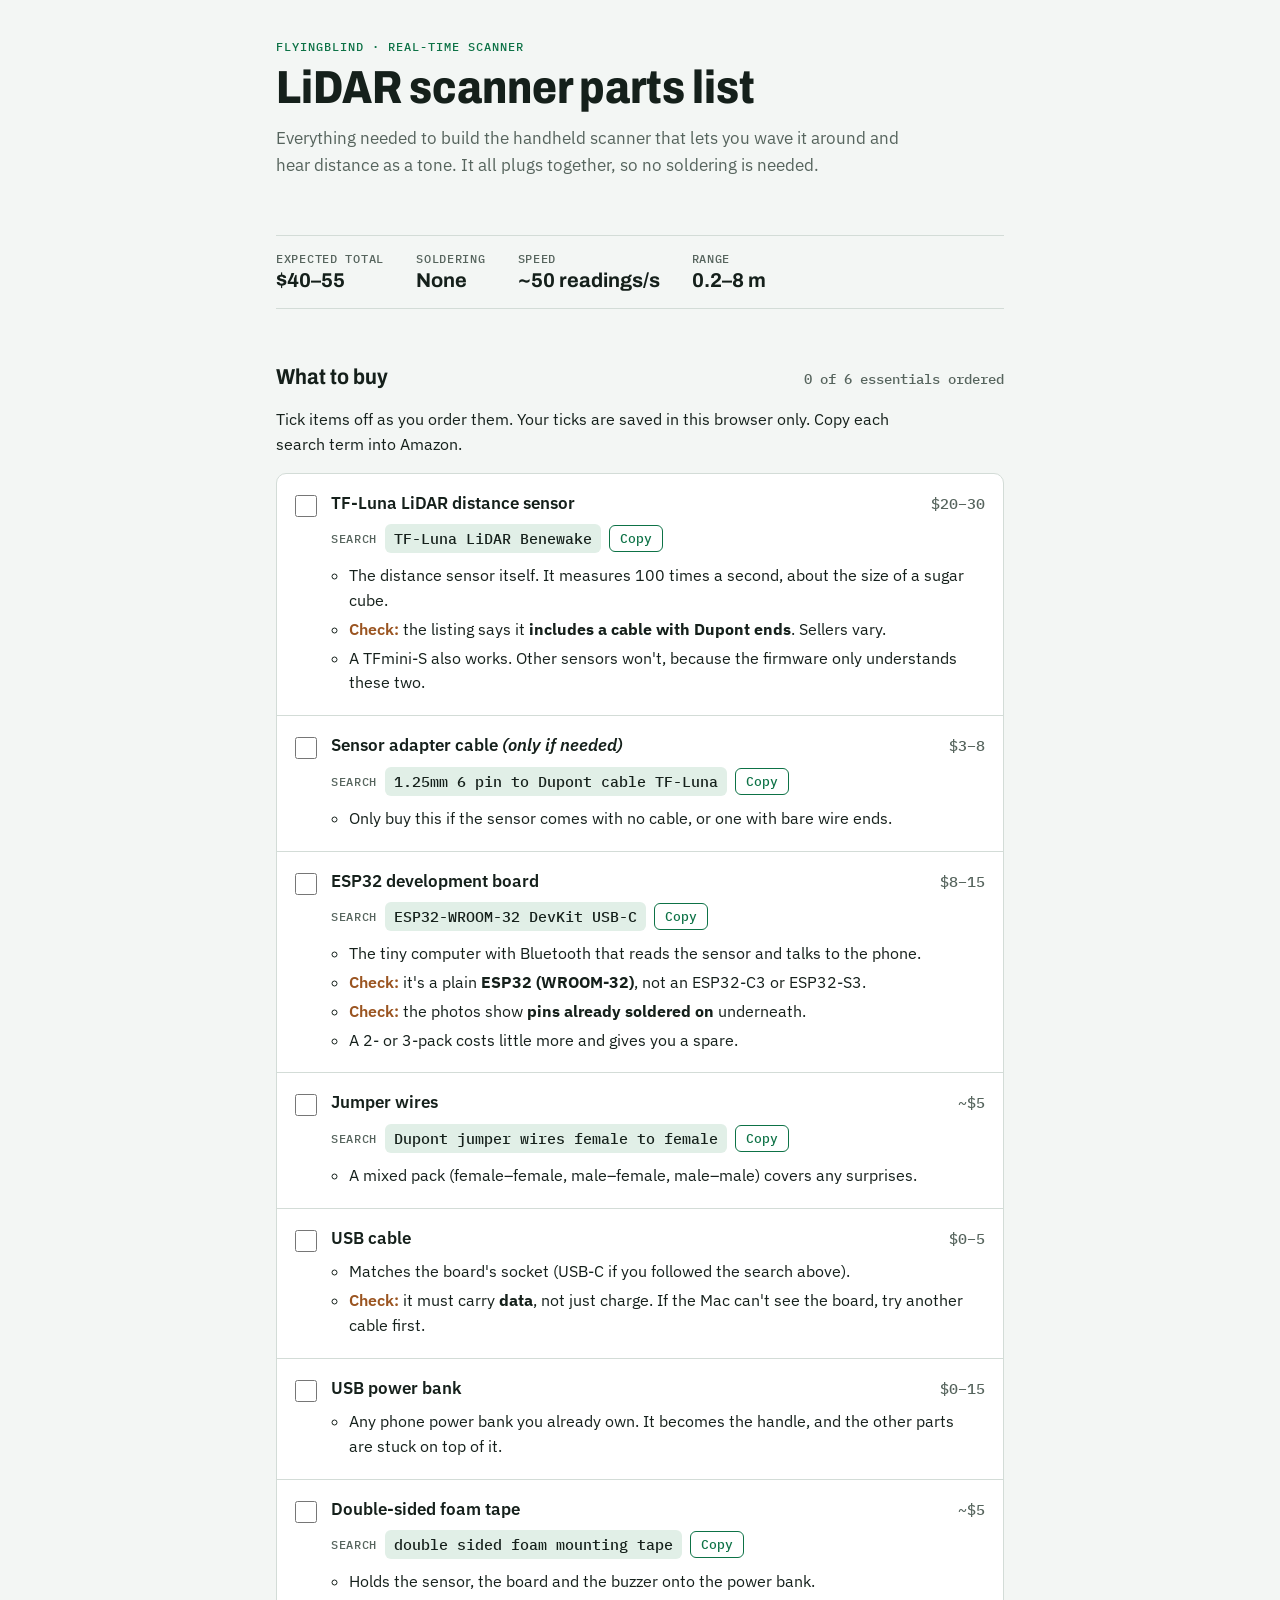
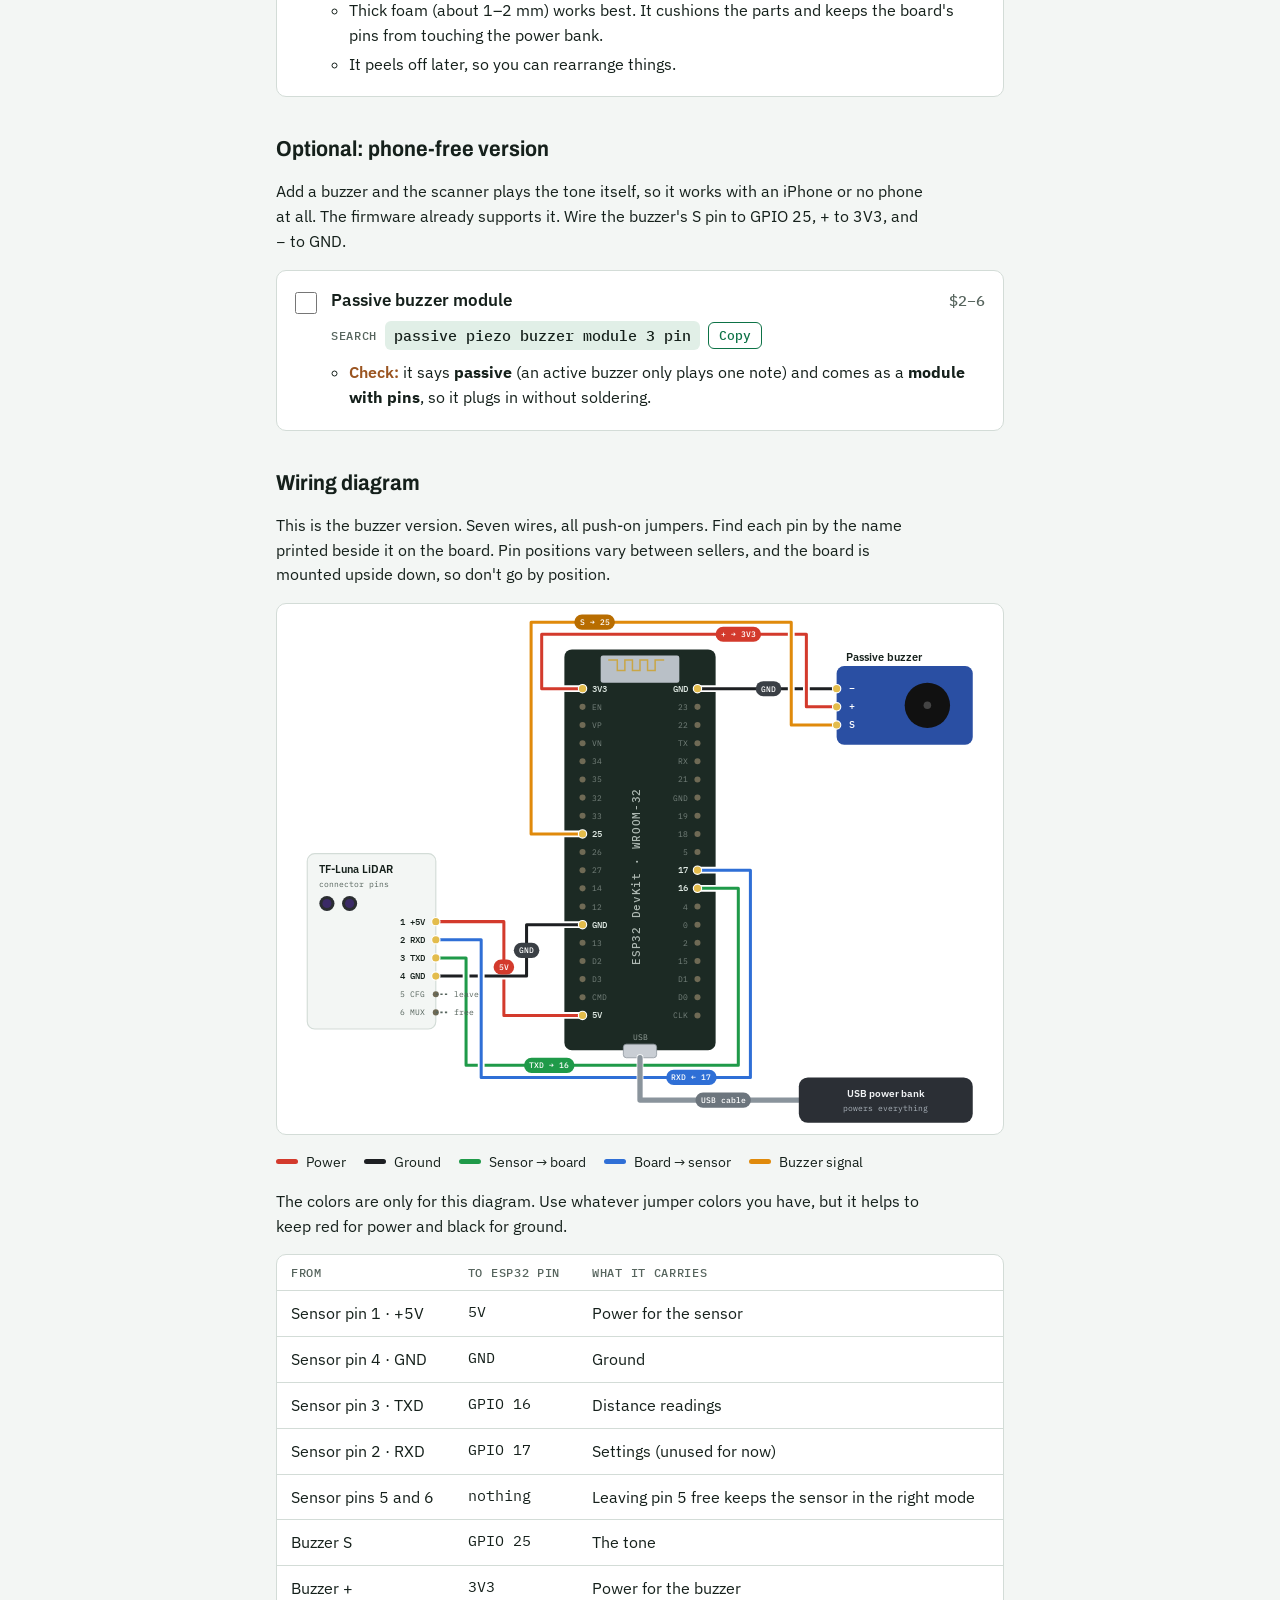
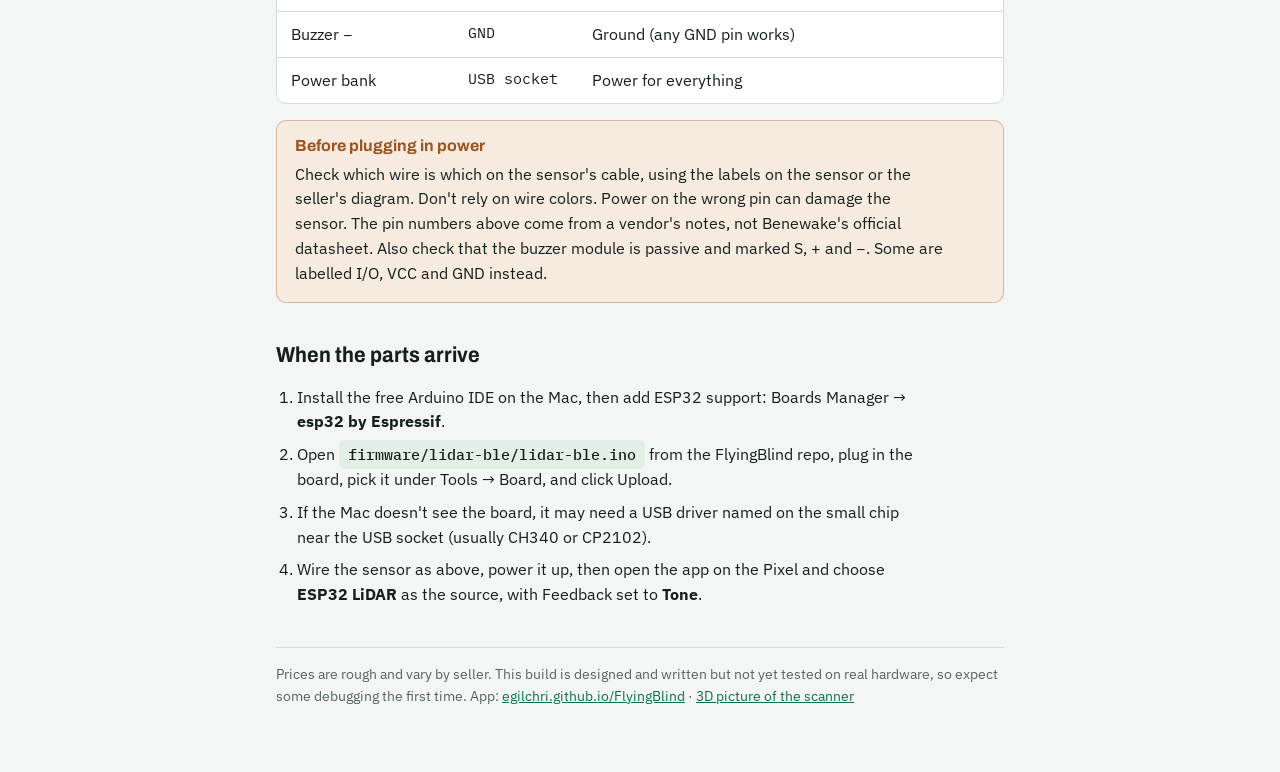
<file: docs/lidar-parts.html>
<!doctype html>
<html lang="en">
<head>
<meta charset="utf-8">
<meta name="viewport" content="width=device-width, initial-scale=1, viewport-fit=cover">
<title>FlyingBlind LiDAR Parts List</title>
<meta name="claude:viewport-fit-sides" content="cover">
<link rel="preconnect" href="https://fonts.googleapis.com">
<link rel="preconnect" href="https://fonts.gstatic.com" crossorigin>
<link rel="stylesheet" href="https://fonts.googleapis.com/css2?family=Archivo:wdth,wght@75..100,600..800&family=IBM+Plex+Sans:wght@400;500;600&family=IBM+Plex+Mono:wght@400;500&display=swap">
<style>
/* Layout: a single-column bill of materials, like a parts sheet in a kit box. Each part is a row with a checkbox, price and search term. */
:root {
  --bg: #f3f6f4;
  --surface: #ffffff;
  --ink: #15201b;
  --muted: #56645d;
  --line: #d3dcd7;
  --accent: #0d7246;       /* solder-mask green */
  --accent-soft: #e1efe7;
  --copper: #9a5420;       /* warnings: things to check before buying */
  --copper-soft: #f7ebe0;
  --pcb: #1c2a24;          /* wiring diagram */
  --pcb-ink: #dfe9e3;
  --wire-pwr: #d33a2c;
  --wire-gnd: #1d1f22;
  --wire-tx: #1f9a49;
  --wire-rx: #2f6fd6;
  --wire-sig: #e08a0b;
  --wire-usb: #8a949c;
  --font-display: "Archivo", "Helvetica Neue", Arial, sans-serif;
  --font-body: "IBM Plex Sans", system-ui, -apple-system, "Segoe UI", sans-serif;
  --font-mono: "IBM Plex Mono", ui-monospace, "SF Mono", Menlo, monospace;
}
@media (prefers-color-scheme: dark) {
  :root:not([data-theme="light"]) {
    --bg: #0f1513; --surface: #17201c; --ink: #e5ece8; --muted: #9aa9a1; --line: #2b3832;
    --accent: #52c58f; --accent-soft: #1b3027; --copper: #e3a06a; --copper-soft: #33251a;
    --pcb: #22322b; --wire-gnd: #9aa3ad; --wire-usb: #c3cbd2;
    color-scheme: dark;
  }
}
:root[data-theme="dark"] {
  --bg: #0f1513; --surface: #17201c; --ink: #e5ece8; --muted: #9aa9a1; --line: #2b3832;
  --accent: #52c58f; --accent-soft: #1b3027; --copper: #e3a06a; --copper-soft: #33251a;
    --pcb: #22322b; --wire-gnd: #9aa3ad; --wire-usb: #c3cbd2;
  color-scheme: dark;
}

* { box-sizing: border-box; }
body {
  margin: 0;
  background: var(--bg);
  color: var(--ink);
  font: 16px/1.55 var(--font-body);
}
.wrap {
  max-width: 760px;
  margin: 0 auto;
  padding-block: 40px 64px;
  padding-left: max(16px, env(safe-area-inset-left, 0px));
  padding-right: max(16px, env(safe-area-inset-right, 0px));
  display: flex;
  flex-direction: column;
  gap: 40px;
}

header { display: flex; flex-direction: column; gap: 12px; }
.eyebrow {
  font: 500 0.78rem/1 var(--font-mono);
  letter-spacing: 0.08em;
  text-transform: uppercase;
  color: var(--accent);
}
h1 {
  font: 800 clamp(2rem, 6vw, 2.9rem)/1.05 var(--font-display);
  font-stretch: 85%;
  margin: 0;
  text-wrap: balance;
}
h2 {
  font: 700 1.35rem/1.2 var(--font-display);
  font-stretch: 90%;
  margin: 0;
  text-wrap: balance;
}
p { margin: 0; max-width: 65ch; }
.lede { font-size: 1.08rem; color: var(--muted); }

.summary {
  display: flex;
  flex-wrap: wrap;
  gap: 12px 32px;
  padding: 16px 0;
  border-block: 1px solid var(--line);
}
.summary div { display: flex; flex-direction: column; gap: 2px; }
.summary dt { font: 500 0.75rem/1.2 var(--font-mono); letter-spacing: 0.06em; text-transform: uppercase; color: var(--muted); }
.summary dd { margin: 0; font: 700 1.25rem/1.2 var(--font-display); font-variant-numeric: tabular-nums; }

section { display: flex; flex-direction: column; gap: 16px; }
.section-head { display: flex; flex-wrap: wrap; align-items: baseline; justify-content: space-between; gap: 8px; }
.progress { font: 500 0.85rem var(--font-mono); color: var(--muted); font-variant-numeric: tabular-nums; }

.parts { list-style: none; margin: 0; padding: 0; display: flex; flex-direction: column; border: 1px solid var(--line); border-radius: 10px; background: var(--surface); overflow: hidden; }
.part { display: grid; grid-template-columns: auto 1fr; gap: 4px 14px; padding: 18px 18px 20px; }
.part + .part { border-top: 1px solid var(--line); }
.part input[type="checkbox"] { width: 22px; height: 22px; margin: 3px 0 0; accent-color: var(--accent); cursor: pointer; }
.part-body { min-width: 0; display: flex; flex-direction: column; gap: 10px; }
.part-top { display: flex; flex-wrap: wrap; align-items: baseline; justify-content: space-between; gap: 4px 16px; }
.part-name { font: 600 1.08rem/1.3 var(--font-body); cursor: pointer; }
.price { font: 500 0.95rem var(--font-mono); font-variant-numeric: tabular-nums; color: var(--muted); white-space: nowrap; }
.part.done .part-name { text-decoration: line-through; text-decoration-color: var(--muted); color: var(--muted); }

.search { display: flex; flex-wrap: wrap; align-items: center; gap: 8px; }
.search-label { font: 500 0.72rem var(--font-mono); letter-spacing: 0.06em; text-transform: uppercase; color: var(--muted); }
.term {
  font: 500 0.92rem/1.3 var(--font-mono);
  background: var(--accent-soft);
  color: var(--ink);
  padding: 5px 9px;
  border-radius: 6px;
  user-select: all;
  overflow-wrap: anywhere;
}
.copy {
  font: 500 0.8rem var(--font-mono);
  color: var(--accent);
  background: transparent;
  border: 1px solid var(--accent);
  border-radius: 6px;
  padding: 4px 10px;
  cursor: pointer;
}
.copy:hover { background: var(--accent-soft); }
:focus-visible { outline: 3px solid var(--accent); outline-offset: 2px; }

.notes { margin: 0; padding-left: 1.1em; display: flex; flex-direction: column; gap: 4px; color: var(--ink); }
.notes li { max-width: 62ch; }
.check { color: var(--copper); font-weight: 600; }

.callout {
  background: var(--copper-soft);
  border: 1px solid color-mix(in srgb, var(--copper) 35%, transparent);
  border-radius: 10px;
  padding: 16px 18px;
  display: flex;
  flex-direction: column;
  gap: 8px;
}
.callout h3 { margin: 0; font: 700 1rem var(--font-display); color: var(--copper); }

.pins-scroll { overflow-x: auto; border: 1px solid var(--line); border-radius: 10px; background: var(--surface); }
table { border-collapse: collapse; width: 100%; min-width: 440px; font-variant-numeric: tabular-nums; }
th, td { text-align: left; padding: 10px 14px; border-bottom: 1px solid var(--line); vertical-align: top; }
tr:last-child td { border-bottom: 0; }
th { font: 500 0.72rem var(--font-mono); letter-spacing: 0.06em; text-transform: uppercase; color: var(--muted); }
td.mono { font-family: var(--font-mono); font-size: 0.92rem; }

.diagram-scroll { overflow-x: auto; border: 1px solid var(--line); border-radius: 10px; background: var(--surface); }
.wiring { display: block; width: 100%; min-width: 640px; height: auto; font-family: var(--font-mono); }
.wiring .pcb { fill: var(--pcb); }
.wiring .module { fill: #b9c0c7; }
.wiring .antenna { fill: none; stroke: #c9a646; stroke-width: 2; }
.wiring .usb { fill: #c9ced4; stroke: #8a929a; }
.wiring .pcb-title { fill: var(--pcb-ink); font-size: 15px; font-weight: 500; letter-spacing: 0.06em; opacity: 0.75; }
.wiring .pcb-small { fill: var(--pcb-ink); font-size: 10px; opacity: 0.6; }
.wiring .pin { fill: #6f6a55; }
.wiring .pin-used { fill: #e3bc4c; stroke: var(--surface); stroke-width: 1.5; }
.wiring .pinlabel { fill: var(--pcb-ink); font-size: 10.5px; opacity: 0.45; }
.wiring .pinlabel-used { fill: var(--pcb-ink); font-size: 12px; font-weight: 500; }
.wiring .slabel { fill: var(--ink); font-size: 12px; font-weight: 500; }
.wiring .slabel-dim { fill: var(--muted); font-size: 11px; }
.wiring .part-box { fill: var(--bg); stroke: var(--line); stroke-width: 1.5; }
.wiring .part-title { fill: var(--ink); font: 600 14px var(--font-body); }
.wiring .part-sub, .wiring .note { fill: var(--muted); font-size: 11px; }
.wiring .lens-ring { fill: #2a2d31; }
.wiring .lens { fill: #3b2a66; }
.wiring .nc { stroke: var(--muted); stroke-width: 2; stroke-dasharray: 3 3; }
.wiring .buzz-pcb { fill: #2a4fa3; }
.wiring .buzzer { fill: #111; }
.wiring .buzzer-hole { fill: #444; }
.wiring .buzz-label { fill: #ffffff; font-size: 13px; font-weight: 500; }
.wiring .bank { fill: #2b2f35; }
.wiring .bank-title { fill: #f1f3f5; font: 600 13px var(--font-body); }
.wiring .bank-sub { fill: #aab2ba; font-size: 10.5px; }
.wiring .w, .wiring .w-outline { fill: none; stroke-linejoin: round; stroke-linecap: round; }
.wiring .w { stroke-width: 4; }
.wiring .w-outline { stroke: var(--surface); stroke-width: 9; }
.wiring .w-pwr { stroke: var(--wire-pwr); }
.wiring .w-gnd { stroke: var(--wire-gnd); }
.wiring .w-tx { stroke: var(--wire-tx); }
.wiring .w-rx { stroke: var(--wire-rx); }
.wiring .w-sig { stroke: var(--wire-sig); }
.wiring .w-usb { stroke: var(--wire-usb); stroke-width: 7; }
.wiring .tag text { fill: #ffffff; font-size: 11px; font-weight: 500; }
.wiring .t-pwr rect { fill: var(--wire-pwr); }
.wiring .t-gnd rect { fill: #3a3f45; }
.wiring .t-tx rect { fill: var(--wire-tx); }
.wiring .t-rx rect { fill: var(--wire-rx); }
.wiring .t-sig rect { fill: #b86d00; }
.wiring .t-usb rect { fill: #6c757d; }
.legend { display: flex; flex-wrap: wrap; gap: 6px 18px; margin: 0; padding: 0; list-style: none; font-size: 0.9rem; }
.legend li { display: flex; align-items: center; gap: 8px; }
.legend i { width: 22px; height: 5px; border-radius: 3px; display: inline-block; }

.steps { margin: 0; padding-left: 1.3em; display: flex; flex-direction: column; gap: 8px; }
.steps li { max-width: 62ch; }

footer { font-size: 0.88rem; color: var(--muted); border-top: 1px solid var(--line); padding-top: 16px; }
footer a { color: var(--accent); }

@media (prefers-reduced-motion: reduce) { * { transition: none !important; } }
</style>
</head>
<body>

<div class="wrap">
  <header>
    <span class="eyebrow">FlyingBlind · real-time scanner</span>
    <h1>LiDAR scanner parts list</h1>
    <p class="lede">Everything needed to build the handheld scanner that lets you wave it around and hear distance as a tone. It all plugs together, so no soldering is needed.</p>
  </header>

  <dl class="summary">
    <div><dt>Expected total</dt><dd>$40–55</dd></div>
    <div><dt>Soldering</dt><dd>None</dd></div>
    <div><dt>Speed</dt><dd>~50 readings/s</dd></div>
    <div><dt>Range</dt><dd>0.2–8 m</dd></div>
  </dl>

  <section aria-labelledby="buy">
    <div class="section-head">
      <h2 id="buy">What to buy</h2>
      <span class="progress" id="progress" aria-live="polite"></span>
    </div>
    <p>Tick items off as you order them. Your ticks are saved in this browser only. Copy each search term into Amazon.</p>

    <ul class="parts">
      <li class="part" data-id="lidar">
        <input type="checkbox" id="p-lidar" aria-labelledby="n-lidar">
        <div class="part-body">
          <div class="part-top"><label class="part-name" id="n-lidar" for="p-lidar">TF-Luna LiDAR distance sensor</label><span class="price">$20–30</span></div>
          <div class="search"><span class="search-label">Search</span><code class="term">TF-Luna LiDAR Benewake</code><button class="copy" type="button">Copy</button></div>
          <ul class="notes">
            <li>The distance sensor itself. It measures 100 times a second, about the size of a sugar cube.</li>
            <li><span class="check">Check:</span> the listing says it <strong>includes a cable with Dupont ends</strong>. Sellers vary.</li>
            <li>A TFmini-S also works. Other sensors won't, because the firmware only understands these two.</li>
          </ul>
        </div>
      </li>

      <li class="part" data-id="adapter">
        <input type="checkbox" id="p-adapter" aria-labelledby="n-adapter">
        <div class="part-body">
          <div class="part-top"><label class="part-name" id="n-adapter" for="p-adapter">Sensor adapter cable <em>(only if needed)</em></label><span class="price">$3–8</span></div>
          <div class="search"><span class="search-label">Search</span><code class="term">1.25mm 6 pin to Dupont cable TF-Luna</code><button class="copy" type="button">Copy</button></div>
          <ul class="notes">
            <li>Only buy this if the sensor comes with no cable, or one with bare wire ends.</li>
          </ul>
        </div>
      </li>

      <li class="part" data-id="esp32">
        <input type="checkbox" id="p-esp32" aria-labelledby="n-esp32">
        <div class="part-body">
          <div class="part-top"><label class="part-name" id="n-esp32" for="p-esp32">ESP32 development board</label><span class="price">$8–15</span></div>
          <div class="search"><span class="search-label">Search</span><code class="term">ESP32-WROOM-32 DevKit USB-C</code><button class="copy" type="button">Copy</button></div>
          <ul class="notes">
            <li>The tiny computer with Bluetooth that reads the sensor and talks to the phone.</li>
            <li><span class="check">Check:</span> it's a plain <strong>ESP32 (WROOM-32)</strong>, not an ESP32-C3 or ESP32-S3.</li>
            <li><span class="check">Check:</span> the photos show <strong>pins already soldered on</strong> underneath.</li>
            <li>A 2- or 3-pack costs little more and gives you a spare.</li>
          </ul>
        </div>
      </li>

      <li class="part" data-id="wires">
        <input type="checkbox" id="p-wires" aria-labelledby="n-wires">
        <div class="part-body">
          <div class="part-top"><label class="part-name" id="n-wires" for="p-wires">Jumper wires</label><span class="price">~$5</span></div>
          <div class="search"><span class="search-label">Search</span><code class="term">Dupont jumper wires female to female</code><button class="copy" type="button">Copy</button></div>
          <ul class="notes">
            <li>A mixed pack (female–female, male–female, male–male) covers any surprises.</li>
          </ul>
        </div>
      </li>

      <li class="part" data-id="usb">
        <input type="checkbox" id="p-usb" aria-labelledby="n-usb">
        <div class="part-body">
          <div class="part-top"><label class="part-name" id="n-usb" for="p-usb">USB cable</label><span class="price">$0–5</span></div>
          <ul class="notes">
            <li>Matches the board's socket (USB-C if you followed the search above).</li>
            <li><span class="check">Check:</span> it must carry <strong>data</strong>, not just charge. If the Mac can't see the board, try another cable first.</li>
          </ul>
        </div>
      </li>

      <li class="part" data-id="power">
        <input type="checkbox" id="p-power" aria-labelledby="n-power">
        <div class="part-body">
          <div class="part-top"><label class="part-name" id="n-power" for="p-power">USB power bank</label><span class="price">$0–15</span></div>
          <ul class="notes">
            <li>Any phone power bank you already own. It becomes the handle, and the other parts are stuck on top of it.</li>
          </ul>
        </div>
      </li>

      <li class="part" data-id="foam">
        <input type="checkbox" id="p-foam" aria-labelledby="n-foam">
        <div class="part-body">
          <div class="part-top"><label class="part-name" id="n-foam" for="p-foam">Double-sided foam tape</label><span class="price">~$5</span></div>
          <div class="search"><span class="search-label">Search</span><code class="term">double sided foam mounting tape</code><button class="copy" type="button">Copy</button></div>
          <ul class="notes">
            <li>Holds the sensor, the board and the buzzer onto the power bank.</li>
            <li>Thick foam (about 1–2 mm) works best. It cushions the parts and keeps the board's pins from touching the power bank.</li>
            <li>It peels off later, so you can rearrange things.</li>
          </ul>
        </div>
      </li>
    </ul>
  </section>

  <section aria-labelledby="optional">
    <h2 id="optional">Optional: phone-free version</h2>
    <p>Add a buzzer and the scanner plays the tone itself, so it works with an iPhone or no phone at all. The firmware already supports it. Wire the buzzer's S pin to GPIO 25, + to 3V3, and − to GND.</p>
    <ul class="parts">
      <li class="part" data-id="buzzer">
        <input type="checkbox" id="p-buzzer" aria-labelledby="n-buzzer">
        <div class="part-body">
          <div class="part-top"><label class="part-name" id="n-buzzer" for="p-buzzer">Passive buzzer module</label><span class="price">$2–6</span></div>
          <div class="search"><span class="search-label">Search</span><code class="term">passive piezo buzzer module 3 pin</code><button class="copy" type="button">Copy</button></div>
          <ul class="notes">
            <li><span class="check">Check:</span> it says <strong>passive</strong> (an active buzzer only plays one note) and comes as a <strong>module with pins</strong>, so it plugs in without soldering.</li>
          </ul>
        </div>
      </li>
    </ul>
  </section>

  <section aria-labelledby="wiring">
    <h2 id="wiring">Wiring diagram</h2>
    <p>This is the buzzer version. Seven wires, all push-on jumpers. Find each pin by the name printed beside it on the board. Pin positions vary between sellers, and the board is mounted upside down, so don't go by position.</p>
    <div class="diagram-scroll"><svg viewBox="0 0 960 700" class="wiring" role="img" aria-labelledby="wd-title wd-desc" xmlns="http://www.w3.org/2000/svg"><title id="wd-title">Wiring diagram, buzzer version</title><desc id="wd-desc">TF-Luna pin 1 +5V to ESP32 5V; pin 4 GND to ESP32 GND; pin 3 TXD to GPIO 16; pin 2 RXD to GPIO 17; pins 5 and 6 unconnected. Buzzer S to GPIO 25, plus to 3V3, minus to GND. USB power bank to the board's USB socket.</desc><rect x="380" y="60" width="200" height="530" rx="10" class="pcb"/><rect x="428" y="68" width="104" height="36" rx="3" class="module"/><path d="M438 74 h12 v14 h10 v-14 h10 v14 h10 v-14 h10 v14 h10 v-14 h12" class="antenna"/><text x="480" y="360" class="pcb-title" transform="rotate(-90 480 360)" text-anchor="middle">ESP32 DevKit · WROOM-32</text><rect x="458" y="582" width="44" height="18" rx="4" class="usb"/><text x="480" y="576" class="pcb-small" text-anchor="middle">USB</text><path d="M210 420 L300 420 L300 544 L404 544" class="w-outline"/><path d="M210 420 L300 420 L300 544 L404 544" class="w w-pwr"/><path d="M210 492 L330 492 L330 424 L404 424" class="w-outline"/><path d="M210 492 L330 492 L330 424 L404 424" class="w w-gnd"/><path d="M210 468 L250 468 L250 610 L610 610 L610 376 L556 376" class="w-outline"/><path d="M210 468 L250 468 L250 610 L610 610 L610 376 L556 376" class="w w-tx"/><path d="M210 444 L270 444 L270 626 L626 626 L626 352 L556 352" class="w-outline"/><path d="M210 444 L270 444 L270 626 L626 626 L626 352 L556 352" class="w w-rx"/><path d="M740 112 L556 112" class="w-outline"/><path d="M740 112 L556 112" class="w w-gnd"/><path d="M740 136 L700 136 L700 40 L350 40 L350 112 L404 112" class="w-outline"/><path d="M740 136 L700 136 L700 40 L350 40 L350 112 L404 112" class="w w-pwr"/><path d="M740 160 L680 160 L680 24 L336 24 L336 304 L404 304" class="w-outline"/><path d="M740 160 L680 160 L680 24 L336 24 L336 304 L404 304" class="w w-sig"/><path d="M480 600 L480 656 L690 656" class="w-outline"/><path d="M480 600 L480 656 L690 656" class="w w-usb"/><circle cx="404" cy="112" r="5.5" class="pin-used"/><text x="416" y="116" class="pinlabel-used">3V3</text><circle cx="404" cy="136" r="4" class="pin"/><text x="416" y="140" class="pinlabel">EN</text><circle cx="404" cy="160" r="4" class="pin"/><text x="416" y="164" class="pinlabel">VP</text><circle cx="404" cy="184" r="4" class="pin"/><text x="416" y="188" class="pinlabel">VN</text><circle cx="404" cy="208" r="4" class="pin"/><text x="416" y="212" class="pinlabel">34</text><circle cx="404" cy="232" r="4" class="pin"/><text x="416" y="236" class="pinlabel">35</text><circle cx="404" cy="256" r="4" class="pin"/><text x="416" y="260" class="pinlabel">32</text><circle cx="404" cy="280" r="4" class="pin"/><text x="416" y="284" class="pinlabel">33</text><circle cx="404" cy="304" r="5.5" class="pin-used"/><text x="416" y="308" class="pinlabel-used">25</text><circle cx="404" cy="328" r="4" class="pin"/><text x="416" y="332" class="pinlabel">26</text><circle cx="404" cy="352" r="4" class="pin"/><text x="416" y="356" class="pinlabel">27</text><circle cx="404" cy="376" r="4" class="pin"/><text x="416" y="380" class="pinlabel">14</text><circle cx="404" cy="400" r="4" class="pin"/><text x="416" y="404" class="pinlabel">12</text><circle cx="404" cy="424" r="5.5" class="pin-used"/><text x="416" y="428" class="pinlabel-used">GND</text><circle cx="404" cy="448" r="4" class="pin"/><text x="416" y="452" class="pinlabel">13</text><circle cx="404" cy="472" r="4" class="pin"/><text x="416" y="476" class="pinlabel">D2</text><circle cx="404" cy="496" r="4" class="pin"/><text x="416" y="500" class="pinlabel">D3</text><circle cx="404" cy="520" r="4" class="pin"/><text x="416" y="524" class="pinlabel">CMD</text><circle cx="404" cy="544" r="5.5" class="pin-used"/><text x="416" y="548" class="pinlabel-used">5V</text><circle cx="556" cy="112" r="5.5" class="pin-used"/><text x="544" y="116" class="pinlabel-used" text-anchor="end">GND</text><circle cx="556" cy="136" r="4" class="pin"/><text x="544" y="140" class="pinlabel" text-anchor="end">23</text><circle cx="556" cy="160" r="4" class="pin"/><text x="544" y="164" class="pinlabel" text-anchor="end">22</text><circle cx="556" cy="184" r="4" class="pin"/><text x="544" y="188" class="pinlabel" text-anchor="end">TX</text><circle cx="556" cy="208" r="4" class="pin"/><text x="544" y="212" class="pinlabel" text-anchor="end">RX</text><circle cx="556" cy="232" r="4" class="pin"/><text x="544" y="236" class="pinlabel" text-anchor="end">21</text><circle cx="556" cy="256" r="4" class="pin"/><text x="544" y="260" class="pinlabel" text-anchor="end">GND</text><circle cx="556" cy="280" r="4" class="pin"/><text x="544" y="284" class="pinlabel" text-anchor="end">19</text><circle cx="556" cy="304" r="4" class="pin"/><text x="544" y="308" class="pinlabel" text-anchor="end">18</text><circle cx="556" cy="328" r="4" class="pin"/><text x="544" y="332" class="pinlabel" text-anchor="end">5</text><circle cx="556" cy="352" r="5.5" class="pin-used"/><text x="544" y="356" class="pinlabel-used" text-anchor="end">17</text><circle cx="556" cy="376" r="5.5" class="pin-used"/><text x="544" y="380" class="pinlabel-used" text-anchor="end">16</text><circle cx="556" cy="400" r="4" class="pin"/><text x="544" y="404" class="pinlabel" text-anchor="end">4</text><circle cx="556" cy="424" r="4" class="pin"/><text x="544" y="428" class="pinlabel" text-anchor="end">0</text><circle cx="556" cy="448" r="4" class="pin"/><text x="544" y="452" class="pinlabel" text-anchor="end">2</text><circle cx="556" cy="472" r="4" class="pin"/><text x="544" y="476" class="pinlabel" text-anchor="end">15</text><circle cx="556" cy="496" r="4" class="pin"/><text x="544" y="500" class="pinlabel" text-anchor="end">D1</text><circle cx="556" cy="520" r="4" class="pin"/><text x="544" y="524" class="pinlabel" text-anchor="end">D0</text><circle cx="556" cy="544" r="4" class="pin"/><text x="544" y="548" class="pinlabel" text-anchor="end">CLK</text><rect x="40" y="330" width="170" height="232" rx="10" class="part-box"/><text x="56" y="356" class="part-title">TF-Luna LiDAR</text><text x="56" y="374" class="part-sub">connector pins</text><circle cx="66" cy="396" r="10" class="lens-ring"/><circle cx="66" cy="396" r="6" class="lens"/><circle cx="96" cy="396" r="10" class="lens-ring"/><circle cx="96" cy="396" r="6" class="lens"/><circle cx="210" cy="420" r="5.5" class="pin-used"/><text x="196" y="424" class="slabel" text-anchor="end">1  +5V</text><circle cx="210" cy="444" r="5.5" class="pin-used"/><text x="196" y="448" class="slabel" text-anchor="end">2  RXD</text><circle cx="210" cy="468" r="5.5" class="pin-used"/><text x="196" y="472" class="slabel" text-anchor="end">3  TXD</text><circle cx="210" cy="492" r="5.5" class="pin-used"/><text x="196" y="496" class="slabel" text-anchor="end">4  GND</text><circle cx="210" cy="516" r="4" class="pin"/><text x="196" y="520" class="slabel-dim" text-anchor="end">5  CFG</text><circle cx="210" cy="540" r="4" class="pin"/><text x="196" y="544" class="slabel-dim" text-anchor="end">6  MUX</text><path d="M210 516 h18 M210 540 h18" class="nc"/><text x="234" y="520" class="note">leave</text><text x="234" y="544" class="note">free</text><rect x="740" y="82" width="180" height="104" rx="10" class="buzz-pcb"/><circle cx="860" cy="134" r="30" class="buzzer"/><circle cx="860" cy="134" r="5" class="buzzer-hole"/><text x="752" y="76" class="part-title">Passive buzzer</text><circle cx="740" cy="112" r="5.5" class="pin-used"/><text x="756" y="116" class="buzz-label">−</text><circle cx="740" cy="136" r="5.5" class="pin-used"/><text x="756" y="140" class="buzz-label">+</text><circle cx="740" cy="160" r="5.5" class="pin-used"/><text x="756" y="164" class="buzz-label">S</text><rect x="690" y="626" width="230" height="60" rx="12" class="bank"/><text x="805" y="652" class="bank-title" text-anchor="middle">USB power bank</text><text x="805" y="670" class="bank-sub" text-anchor="middle">powers everything</text><g class="tag t-pwr"><rect x="286.4" y="470" width="27.2" height="20" rx="10"/><text x="300" y="484" text-anchor="middle">5V</text></g><g class="tag t-gnd"><rect x="313.1" y="448" width="33.8" height="20" rx="10"/><text x="330" y="462" text-anchor="middle">GND</text></g><g class="tag t-tx"><rect x="326.6" y="600" width="66.8" height="20" rx="10"/><text x="360" y="614" text-anchor="middle">TXD → 16</text></g><g class="tag t-rx"><rect x="514.6" y="616" width="66.8" height="20" rx="10"/><text x="548" y="630" text-anchor="middle">RXD ← 17</text></g><g class="tag t-gnd"><rect x="633.1" y="102" width="33.8" height="20" rx="10"/><text x="650" y="116" text-anchor="middle">GND</text></g><g class="tag t-pwr"><rect x="579.9" y="30" width="60.2" height="20" rx="10"/><text x="610" y="44" text-anchor="middle">+ → 3V3</text></g><g class="tag t-sig"><rect x="393.2" y="14" width="53.6" height="20" rx="10"/><text x="420" y="28" text-anchor="middle">S → 25</text></g><g class="tag t-usb"><rect x="553.3" y="646" width="73.4" height="20" rx="10"/><text x="590" y="660" text-anchor="middle">USB cable</text></g></svg></div>
    <ul class="legend" aria-label="Wire colors">
      <li><i style="background: var(--wire-pwr)"></i>Power</li>
      <li><i style="background: var(--wire-gnd)"></i>Ground</li>
      <li><i style="background: var(--wire-tx)"></i>Sensor → board</li>
      <li><i style="background: var(--wire-rx)"></i>Board → sensor</li>
      <li><i style="background: var(--wire-sig)"></i>Buzzer signal</li>
    </ul>
    <p>The colors are only for this diagram. Use whatever jumper colors you have, but it helps to keep red for power and black for ground.</p>
    <div class="pins-scroll">
      <table>
        <thead><tr><th>From</th><th>To ESP32 pin</th><th>What it carries</th></tr></thead>
        <tbody>
          <tr><td>Sensor pin 1 · +5V</td><td class="mono">5V</td><td>Power for the sensor</td></tr>
          <tr><td>Sensor pin 4 · GND</td><td class="mono">GND</td><td>Ground</td></tr>
          <tr><td>Sensor pin 3 · TXD</td><td class="mono">GPIO 16</td><td>Distance readings</td></tr>
          <tr><td>Sensor pin 2 · RXD</td><td class="mono">GPIO 17</td><td>Settings (unused for now)</td></tr>
          <tr><td>Sensor pins 5 and 6</td><td class="mono">nothing</td><td>Leaving pin 5 free keeps the sensor in the right mode</td></tr>
          <tr><td>Buzzer S</td><td class="mono">GPIO 25</td><td>The tone</td></tr>
          <tr><td>Buzzer +</td><td class="mono">3V3</td><td>Power for the buzzer</td></tr>
          <tr><td>Buzzer −</td><td class="mono">GND</td><td>Ground (any GND pin works)</td></tr>
          <tr><td>Power bank</td><td class="mono">USB socket</td><td>Power for everything</td></tr>
        </tbody>
      </table>
    </div>
    <div class="callout" role="note">
      <h3>Before plugging in power</h3>
      <p>Check which wire is which on the sensor's cable, using the labels on the sensor or the seller's diagram. Don't rely on wire colors. Power on the wrong pin can damage the sensor. The pin numbers above come from a vendor's notes, not Benewake's official datasheet. Also check that the buzzer module is passive and marked S, + and −. Some are labelled I/O, VCC and GND instead.</p>
    </div>
  </section>

  <section aria-labelledby="arrive">
    <h2 id="arrive">When the parts arrive</h2>
    <ol class="steps">
      <li>Install the free Arduino IDE on the Mac, then add ESP32 support: Boards Manager → <strong>esp32 by Espressif</strong>.</li>
      <li>Open <code class="term">firmware/lidar-ble/lidar-ble.ino</code> from the FlyingBlind repo, plug in the board, pick it under Tools → Board, and click Upload.</li>
      <li>If the Mac doesn't see the board, it may need a USB driver named on the small chip near the USB socket (usually CH340 or CP2102).</li>
      <li>Wire the sensor as above, power it up, then open the app on the Pixel and choose <strong>ESP32 LiDAR</strong> as the source, with Feedback set to <strong>Tone</strong>.</li>
    </ol>
  </section>

  <footer>
    Prices are rough and vary by seller. This build is designed and written but not yet tested on real hardware, so expect some debugging the first time. App: <a href="https://egilchri.github.io/FlyingBlind/">egilchri.github.io/FlyingBlind</a> · <a href="pocket-scanner.html">3D picture of the scanner</a>
  </footer>
</div>

<script>
(function () {
  const KEY = 'lidar-parts-ticked';
  let ticked = {};
  try { ticked = JSON.parse(localStorage.getItem(KEY) || '{}') || {}; } catch (e) { ticked = {}; }

  const parts = Array.from(document.querySelectorAll('.part'));
  const required = parts.filter((p) => !['adapter', 'buzzer'].includes(p.dataset.id));
  const progress = document.getElementById('progress');

  function render() {
    for (const p of parts) {
      const box = p.querySelector('input[type="checkbox"]');
      box.checked = !!ticked[p.dataset.id];
      p.classList.toggle('done', box.checked);
    }
    const n = required.filter((p) => ticked[p.dataset.id]).length;
    progress.textContent = `${n} of ${required.length} essentials ordered`;
  }

  for (const p of parts) {
    p.querySelector('input[type="checkbox"]').addEventListener('change', (e) => {
      ticked[p.dataset.id] = e.target.checked;
      try { localStorage.setItem(KEY, JSON.stringify(ticked)); } catch (err) { /* not saved; fine */ }
      render();
    });
  }

  for (const btn of document.querySelectorAll('.copy')) {
    btn.addEventListener('click', () => {
      const term = btn.parentElement.querySelector('.term');
      const done = () => { btn.textContent = 'Copied'; setTimeout(() => (btn.textContent = 'Copy'), 1500); };
      const fallback = () => {
        const r = document.createRange();
        r.selectNodeContents(term);
        const s = getSelection();
        s.removeAllRanges();
        s.addRange(r);
        btn.textContent = 'Selected';
        setTimeout(() => (btn.textContent = 'Copy'), 1500);
      };
      try {
        navigator.clipboard.writeText(term.textContent).then(done, fallback);
      } catch (e) { fallback(); }
    });
  }

  render();
})();
</script>

</body>
</html>
</file>
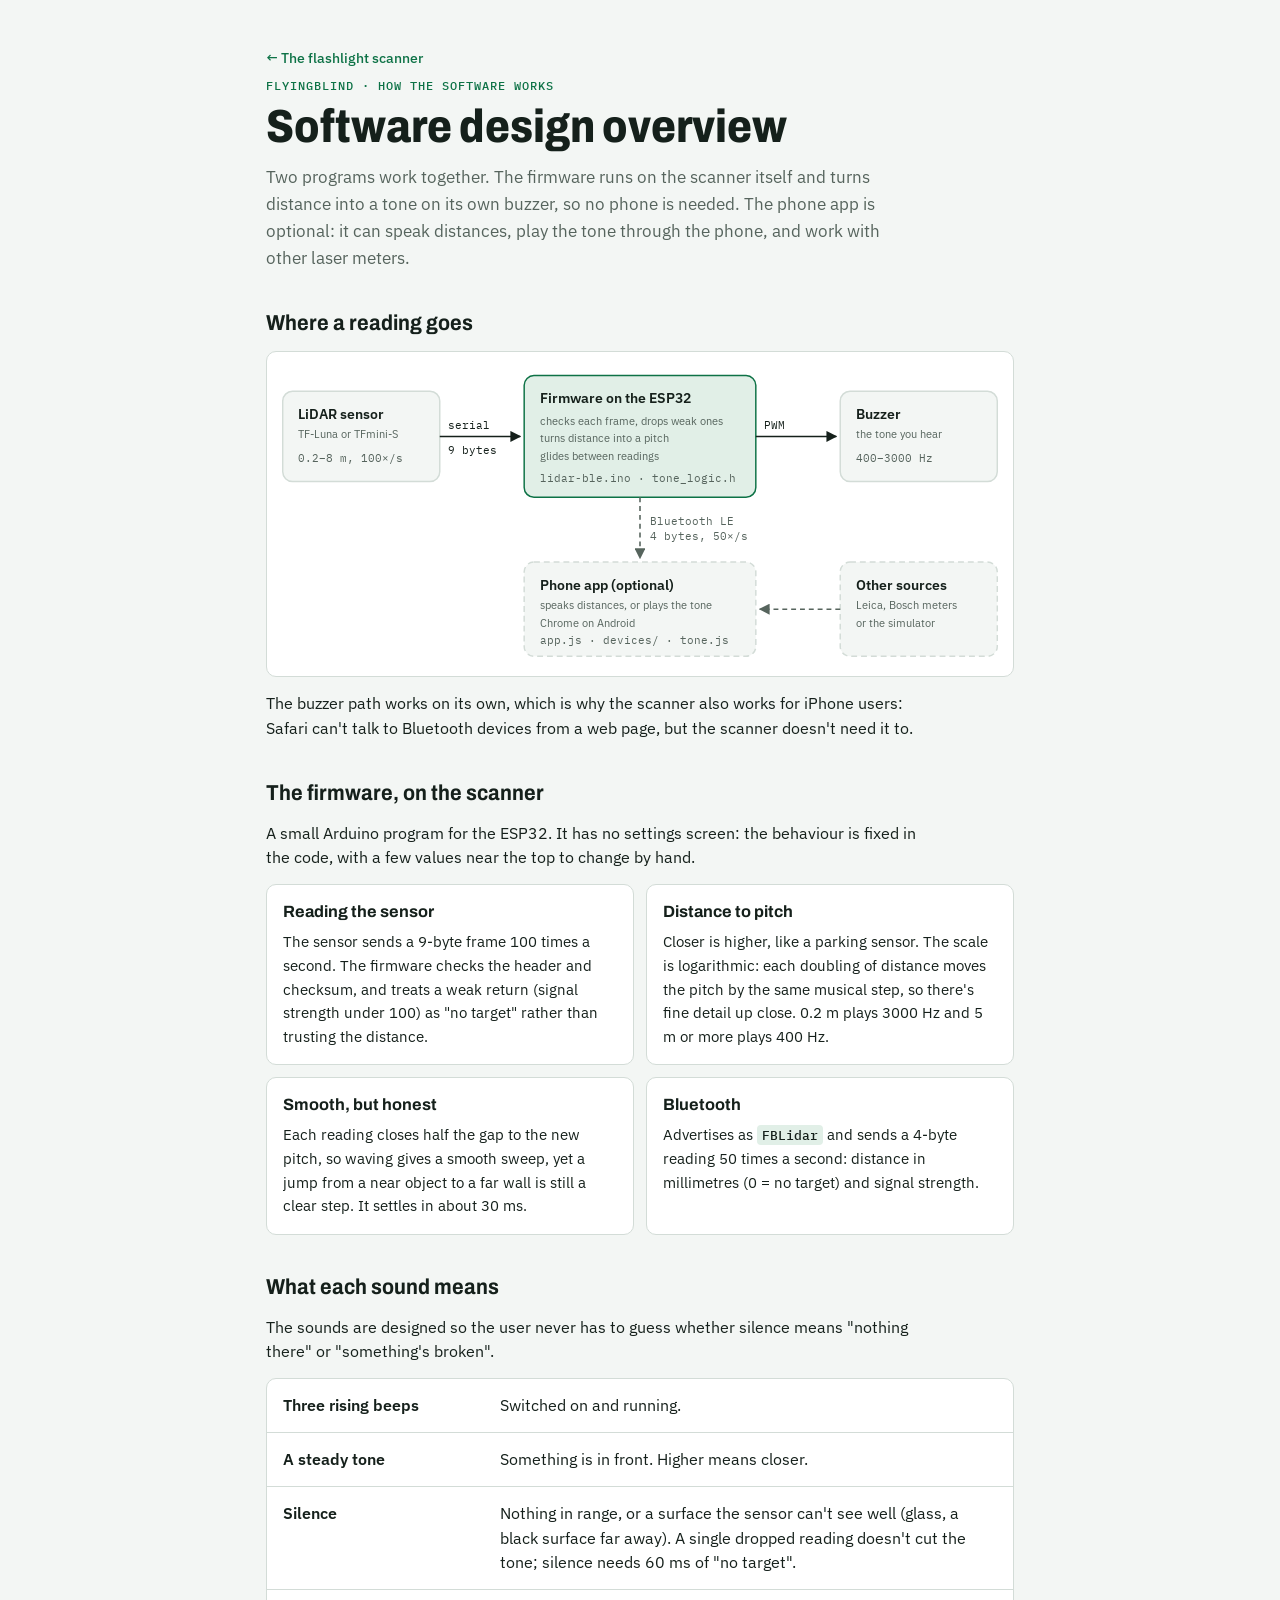
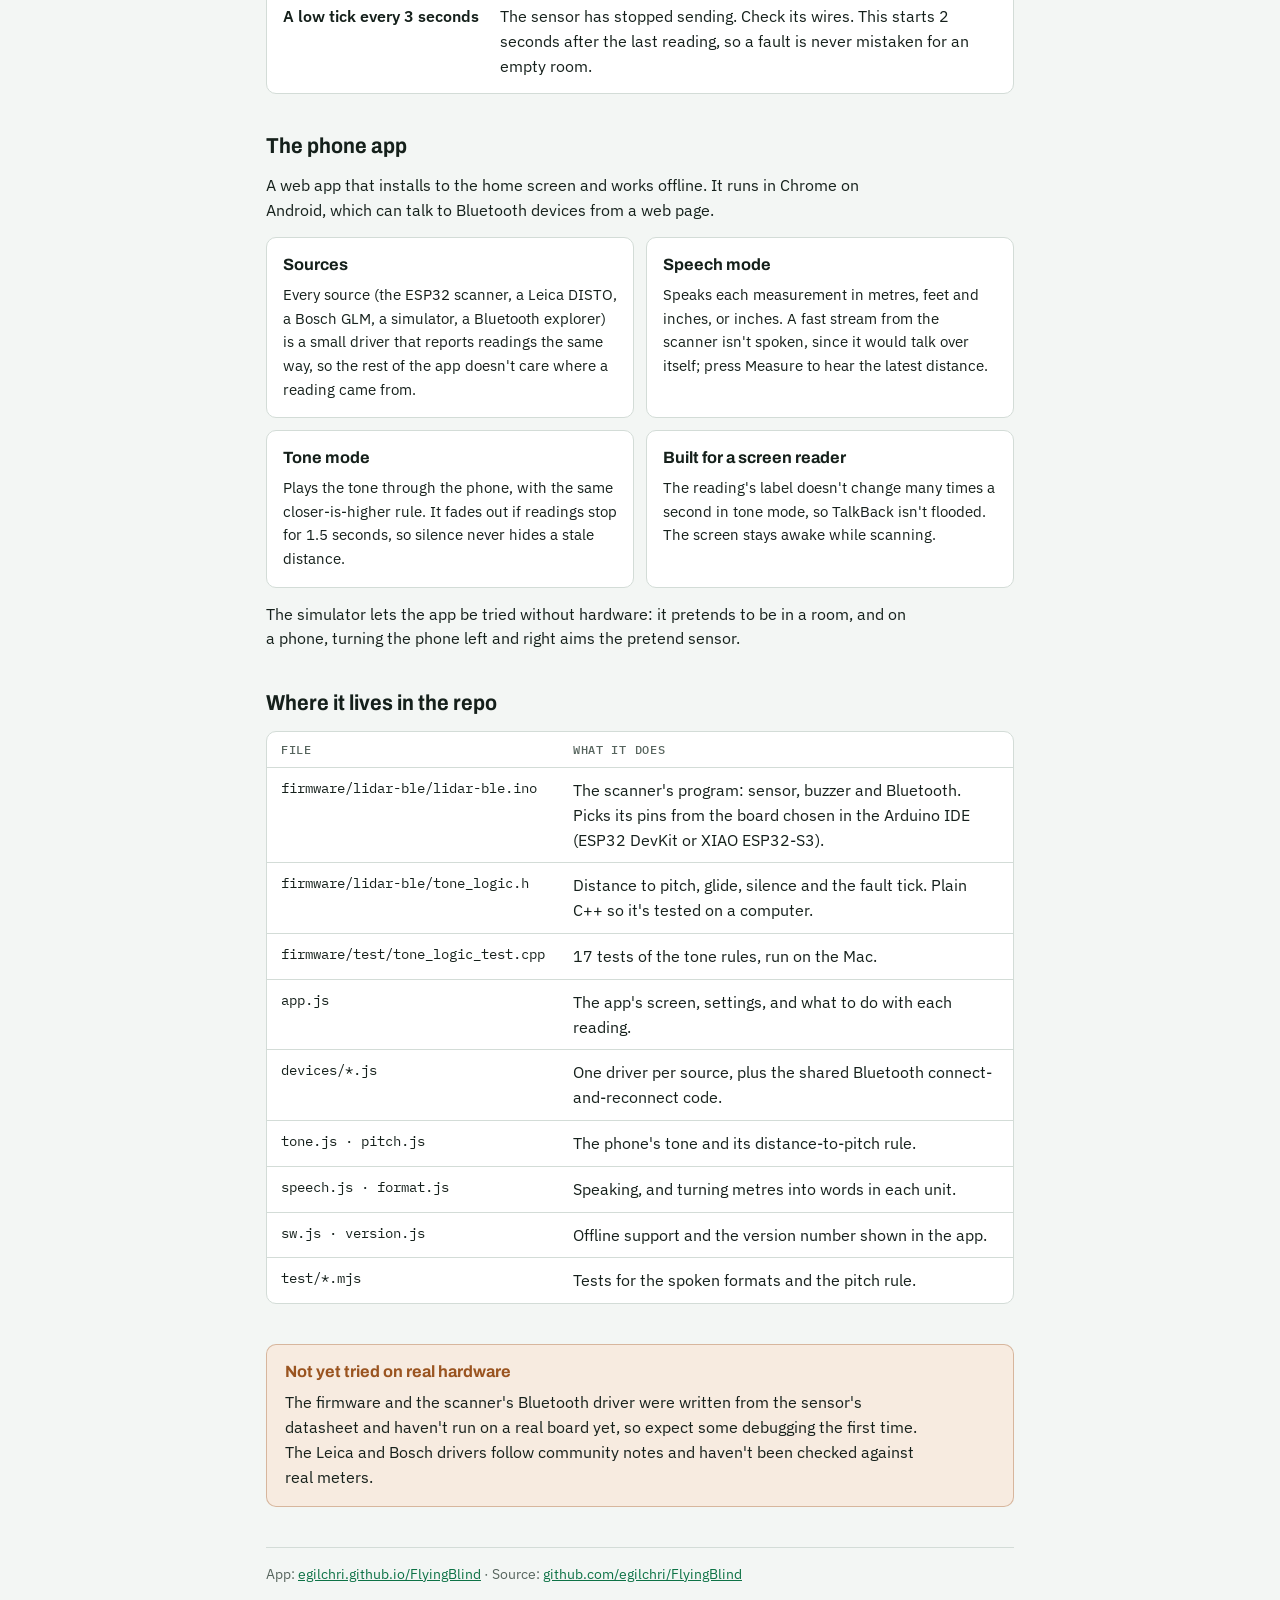
<file: docs/software-design.html>
<!doctype html>
<html lang="en">
<head>
<meta charset="utf-8">
<meta name="viewport" content="width=device-width, initial-scale=1, viewport-fit=cover">
<title>FlyingBlind Software Design</title>
<meta name="claude:viewport-fit-sides" content="cover">
<link rel="preconnect" href="https://fonts.googleapis.com">
<link rel="preconnect" href="https://fonts.gstatic.com" crossorigin>
<link rel="stylesheet" href="https://fonts.googleapis.com/css2?family=Archivo:wdth,wght@75..100,600..800&family=IBM+Plex+Sans:wght@400;500;600&family=IBM+Plex+Mono:wght@400;500&display=swap">
<style>
/* Layout: a single-column design note, like the inside cover of a kit manual: a signal-flow diagram first, then one section per program, then the rules both follow. */
:root {
  --bg: #f3f6f4;
  --surface: #ffffff;
  --ink: #15201b;
  --muted: #56645d;
  --line: #d3dcd7;
  --accent: #0d7246;
  --accent-soft: #e1efe7;
  --copper: #9a5420;
  --copper-soft: #f7ebe0;
  --sig: #e08a0b;
  --font-display: "Archivo", "Helvetica Neue", Arial, sans-serif;
  --font-body: "IBM Plex Sans", system-ui, -apple-system, "Segoe UI", sans-serif;
  --font-mono: "IBM Plex Mono", ui-monospace, "SF Mono", Menlo, monospace;
}
@media (prefers-color-scheme: dark) {
  :root:not([data-theme="light"]) {
    --bg: #0f1513; --surface: #17201c; --ink: #e5ece8; --muted: #9aa9a1; --line: #2b3832;
    --accent: #52c58f; --accent-soft: #1b3027; --copper: #e3a06a; --copper-soft: #33251a; --sig: #f0a53a;
    color-scheme: dark;
  }
}
:root[data-theme="dark"] {
  --bg: #0f1513; --surface: #17201c; --ink: #e5ece8; --muted: #9aa9a1; --line: #2b3832;
  --accent: #52c58f; --accent-soft: #1b3027; --copper: #e3a06a; --copper-soft: #33251a; --sig: #f0a53a;
  color-scheme: dark;
}
* { box-sizing: border-box; }
body { background: var(--bg); color: var(--ink); font: 16px/1.55 var(--font-body); }
.wrap {
  max-width: 780px; margin: 0 auto;
  padding-block: 40px 64px;
  padding-left: max(16px, env(safe-area-inset-left, 0px));
  padding-right: max(16px, env(safe-area-inset-right, 0px));
  display: flex; flex-direction: column; gap: 40px;
}
header { display: flex; flex-direction: column; gap: 12px; }
.eyebrow { font: 500 0.78rem/1 var(--font-mono); letter-spacing: 0.08em; text-transform: uppercase; color: var(--accent); }
h1 { font: 800 clamp(2rem, 6vw, 2.9rem)/1.05 var(--font-display); font-stretch: 85%; margin: 0; text-wrap: balance; }
h2 { font: 700 1.35rem/1.2 var(--font-display); font-stretch: 90%; margin: 0; text-wrap: balance; }
h3 { font: 700 1.02rem/1.3 var(--font-display); margin: 0; }
p { margin: 0; max-width: 65ch; }
.lede { font-size: 1.08rem; color: var(--muted); }
section { display: flex; flex-direction: column; gap: 14px; }
ul.plain { margin: 0; padding-left: 1.1em; display: flex; flex-direction: column; gap: 6px; }
ul.plain li { max-width: 64ch; }
code { font: 500 0.88em var(--font-mono); background: var(--accent-soft); padding: 1px 5px; border-radius: 4px; overflow-wrap: anywhere; }

.flow-scroll { overflow-x: auto; border: 1px solid var(--line); border-radius: 10px; background: var(--surface); }
.flow { display: block; width: 100%; min-width: 640px; height: auto; font-family: var(--font-body); }
.flow .box { fill: var(--bg); stroke: var(--line); stroke-width: 1.5; }
.flow .box-main { fill: var(--accent-soft); stroke: var(--accent); stroke-width: 1.5; }
.flow .t { fill: var(--ink); font-size: 14px; font-weight: 600; }
.flow .s { fill: var(--muted); font-size: 11.5px; }
.flow .m { fill: var(--muted); font-size: 11px; font-family: var(--font-mono); }
.flow .arrow { stroke: var(--ink); stroke-width: 1.6; fill: none; }
.flow .arrow-opt { stroke: var(--muted); stroke-width: 1.6; fill: none; stroke-dasharray: 5 4; }
.flow .head { fill: var(--ink); }
.flow .head-opt { fill: var(--muted); }
.flow .lbl { fill: var(--ink); font-size: 11px; font-family: var(--font-mono); }
.flow .lbl-opt { fill: var(--muted); font-size: 11px; font-family: var(--font-mono); }

.cards { display: grid; grid-template-columns: repeat(auto-fit, minmax(280px, 1fr)); gap: 12px; }
.card { background: var(--surface); border: 1px solid var(--line); border-radius: 10px; padding: 16px; display: flex; flex-direction: column; gap: 8px; min-width: 0; }
.card p { font-size: 0.95rem; }

.table-scroll { overflow-x: auto; border: 1px solid var(--line); border-radius: 10px; background: var(--surface); }
table { border-collapse: collapse; width: 100%; min-width: 520px; font-variant-numeric: tabular-nums; }
th, td { text-align: left; padding: 10px 14px; border-bottom: 1px solid var(--line); vertical-align: top; }
tr:last-child td { border-bottom: 0; }
th { font: 500 0.72rem var(--font-mono); letter-spacing: 0.06em; text-transform: uppercase; color: var(--muted); }
td.mono { font-family: var(--font-mono); font-size: 0.88rem; white-space: nowrap; }

.rules { list-style: none; margin: 0; padding: 0; display: flex; flex-direction: column; border: 1px solid var(--line); border-radius: 10px; background: var(--surface); }
.rules li { display: grid; grid-template-columns: minmax(150px, 0.8fr) 2fr; gap: 4px 18px; padding: 14px 16px; }
.rules li + li { border-top: 1px solid var(--line); }
.rules strong { font-weight: 600; }
.rules span { color: var(--ink); }
@media (max-width: 560px) { .rules li { grid-template-columns: 1fr; } }

.callout { background: var(--copper-soft); border: 1px solid color-mix(in srgb, var(--copper) 35%, transparent); border-radius: 10px; padding: 16px 18px; display: flex; flex-direction: column; gap: 8px; }
.callout h3 { color: var(--copper); }
footer { font-size: 0.88rem; color: var(--muted); border-top: 1px solid var(--line); padding-top: 16px; }
footer a, a { color: var(--accent); }
:focus-visible { outline: 3px solid var(--accent); outline-offset: 2px; }
.back { font: 500 0.9rem var(--font-body); color: var(--accent); text-decoration: none; }
.back:hover { text-decoration: underline; }
</style>
</head>
<body>

<div class="wrap">
  <header>
    <a class="back" href="flashlight-scanner.html">← The flashlight scanner</a>
    <span class="eyebrow">FlyingBlind · how the software works</span>
    <h1>Software design overview</h1>
    <p class="lede">Two programs work together. The firmware runs on the scanner itself and turns distance into a tone on its own buzzer, so no phone is needed. The phone app is optional: it can speak distances, play the tone through the phone, and work with other laser meters.</p>
  </header>

  <section aria-labelledby="flow">
    <h2 id="flow">Where a reading goes</h2>
    <div class="flow-scroll">
      <svg class="flow" viewBox="0 0 760 330" role="img" aria-labelledby="flow-title flow-desc">
        <title id="flow-title">Signal flow</title>
        <desc id="flow-desc">The LiDAR sensor sends 100 frames a second over a serial wire to the firmware on the ESP32. The firmware drives the buzzer directly, and optionally sends 50 readings a second over Bluetooth to the phone app, which can speak or play a tone.</desc>
        <defs>
          <marker id="ah" viewBox="0 0 10 10" refX="9" refY="5" markerWidth="7" markerHeight="7" orient="auto-start-reverse"><path class="head" d="M0 0 L10 5 L0 10 z"/></marker>
          <marker id="ah2" viewBox="0 0 10 10" refX="9" refY="5" markerWidth="7" markerHeight="7" orient="auto-start-reverse"><path class="head-opt" d="M0 0 L10 5 L0 10 z"/></marker>
        </defs>
        <!-- sensor -->
        <rect class="box" x="16" y="40" width="160" height="92" rx="10"/>
        <text class="t" x="32" y="68">LiDAR sensor</text>
        <text class="s" x="32" y="88">TF-Luna or TFmini-S</text>
        <text class="m" x="32" y="112">0.2–8 m, 100×/s</text>
        <!-- firmware -->
        <rect class="box-main" x="262" y="24" width="236" height="124" rx="10"/>
        <text class="t" x="278" y="52">Firmware on the ESP32</text>
        <text class="s" x="278" y="74">checks each frame, drops weak ones</text>
        <text class="s" x="278" y="92">turns distance into a pitch</text>
        <text class="s" x="278" y="110">glides between readings</text>
        <text class="m" x="278" y="132">lidar-ble.ino · tone_logic.h</text>
        <!-- buzzer -->
        <rect class="box" x="584" y="40" width="160" height="92" rx="10"/>
        <text class="t" x="600" y="68">Buzzer</text>
        <text class="s" x="600" y="88">the tone you hear</text>
        <text class="m" x="600" y="112">400–3000 Hz</text>
        <!-- phone -->
        <rect class="box" x="262" y="214" width="236" height="96" rx="10" stroke-dasharray="6 4"/>
        <text class="t" x="278" y="242">Phone app (optional)</text>
        <text class="s" x="278" y="262">speaks distances, or plays the tone</text>
        <text class="s" x="278" y="280">Chrome on Android</text>
        <text class="m" x="278" y="298">app.js · devices/ · tone.js</text>
        <!-- other meters -->
        <rect class="box" x="584" y="214" width="160" height="96" rx="10" stroke-dasharray="6 4"/>
        <text class="t" x="600" y="242">Other sources</text>
        <text class="s" x="600" y="262">Leica, Bosch meters</text>
        <text class="s" x="600" y="280">or the simulator</text>
        <!-- arrows -->
        <path class="arrow" d="M176 86 H258" marker-end="url(#ah)"/>
        <text class="lbl" x="184" y="78">serial</text>
        <text class="lbl" x="184" y="104">9 bytes</text>
        <path class="arrow" d="M498 86 H580" marker-end="url(#ah)"/>
        <text class="lbl" x="506" y="78">PWM</text>
        <path class="arrow-opt" d="M380 148 V210" marker-end="url(#ah2)"/>
        <text class="lbl-opt" x="390" y="176">Bluetooth LE</text>
        <text class="lbl-opt" x="390" y="192">4 bytes, 50×/s</text>
        <path class="arrow-opt" d="M584 262 H502" marker-end="url(#ah2)"/>
      </svg>
    </div>
    <p>The buzzer path works on its own, which is why the scanner also works for iPhone users: Safari can't talk to Bluetooth devices from a web page, but the scanner doesn't need it to.</p>
  </section>

  <section aria-labelledby="fw">
    <h2 id="fw">The firmware, on the scanner</h2>
    <p>A small Arduino program for the ESP32. It has no settings screen: the behaviour is fixed in the code, with a few values near the top to change by hand.</p>
    <div class="cards">
      <div class="card">
        <h3>Reading the sensor</h3>
        <p>The sensor sends a 9-byte frame 100 times a second. The firmware checks the header and checksum, and treats a weak return (signal strength under 100) as "no target" rather than trusting the distance.</p>
      </div>
      <div class="card">
        <h3>Distance to pitch</h3>
        <p>Closer is higher, like a parking sensor. The scale is logarithmic: each doubling of distance moves the pitch by the same musical step, so there's fine detail up close. 0.2 m plays 3000 Hz and 5 m or more plays 400 Hz.</p>
      </div>
      <div class="card">
        <h3>Smooth, but honest</h3>
        <p>Each reading closes half the gap to the new pitch, so waving gives a smooth sweep, yet a jump from a near object to a far wall is still a clear step. It settles in about 30 ms.</p>
      </div>
      <div class="card">
        <h3>Bluetooth</h3>
        <p>Advertises as <code>FBLidar</code> and sends a 4-byte reading 50 times a second: distance in millimetres (0 = no target) and signal strength.</p>
      </div>
    </div>
  </section>

  <section aria-labelledby="sounds">
    <h2 id="sounds">What each sound means</h2>
    <p>The sounds are designed so the user never has to guess whether silence means "nothing there" or "something's broken".</p>
    <ul class="rules">
      <li><strong>Three rising beeps</strong><span>Switched on and running.</span></li>
      <li><strong>A steady tone</strong><span>Something is in front. Higher means closer.</span></li>
      <li><strong>Silence</strong><span>Nothing in range, or a surface the sensor can't see well (glass, a black surface far away). A single dropped reading doesn't cut the tone; silence needs 60 ms of "no target".</span></li>
      <li><strong>A low tick every 3 seconds</strong><span>The sensor has stopped sending. Check its wires. This starts 2 seconds after the last reading, so a fault is never mistaken for an empty room.</span></li>
    </ul>
  </section>

  <section aria-labelledby="app">
    <h2 id="app">The phone app</h2>
    <p>A web app that installs to the home screen and works offline. It runs in Chrome on Android, which can talk to Bluetooth devices from a web page.</p>
    <div class="cards">
      <div class="card">
        <h3>Sources</h3>
        <p>Every source (the ESP32 scanner, a Leica DISTO, a Bosch GLM, a simulator, a Bluetooth explorer) is a small driver that reports readings the same way, so the rest of the app doesn't care where a reading came from.</p>
      </div>
      <div class="card">
        <h3>Speech mode</h3>
        <p>Speaks each measurement in metres, feet and inches, or inches. A fast stream from the scanner isn't spoken, since it would talk over itself; press Measure to hear the latest distance.</p>
      </div>
      <div class="card">
        <h3>Tone mode</h3>
        <p>Plays the tone through the phone, with the same closer-is-higher rule. It fades out if readings stop for 1.5 seconds, so silence never hides a stale distance.</p>
      </div>
      <div class="card">
        <h3>Built for a screen reader</h3>
        <p>The reading's label doesn't change many times a second in tone mode, so TalkBack isn't flooded. The screen stays awake while scanning.</p>
      </div>
    </div>
    <p>The simulator lets the app be tried without hardware: it pretends to be in a room, and on a phone, turning the phone left and right aims the pretend sensor.</p>
  </section>

  <section aria-labelledby="files">
    <h2 id="files">Where it lives in the repo</h2>
    <div class="table-scroll">
      <table>
        <thead><tr><th>File</th><th>What it does</th></tr></thead>
        <tbody>
          <tr><td class="mono">firmware/lidar-ble/lidar-ble.ino</td><td>The scanner's program: sensor, buzzer and Bluetooth. Picks its pins from the board chosen in the Arduino IDE (ESP32 DevKit or XIAO ESP32-S3).</td></tr>
          <tr><td class="mono">firmware/lidar-ble/tone_logic.h</td><td>Distance to pitch, glide, silence and the fault tick. Plain C++ so it's tested on a computer.</td></tr>
          <tr><td class="mono">firmware/test/tone_logic_test.cpp</td><td>17 tests of the tone rules, run on the Mac.</td></tr>
          <tr><td class="mono">app.js</td><td>The app's screen, settings, and what to do with each reading.</td></tr>
          <tr><td class="mono">devices/*.js</td><td>One driver per source, plus the shared Bluetooth connect-and-reconnect code.</td></tr>
          <tr><td class="mono">tone.js · pitch.js</td><td>The phone's tone and its distance-to-pitch rule.</td></tr>
          <tr><td class="mono">speech.js · format.js</td><td>Speaking, and turning metres into words in each unit.</td></tr>
          <tr><td class="mono">sw.js · version.js</td><td>Offline support and the version number shown in the app.</td></tr>
          <tr><td class="mono">test/*.mjs</td><td>Tests for the spoken formats and the pitch rule.</td></tr>
        </tbody>
      </table>
    </div>
  </section>

  <div class="callout" role="note">
    <h3>Not yet tried on real hardware</h3>
    <p>The firmware and the scanner's Bluetooth driver were written from the sensor's datasheet and haven't run on a real board yet, so expect some debugging the first time. The Leica and Bosch drivers follow community notes and haven't been checked against real meters.</p>
  </div>

  <footer>
    App: <a href="https://egilchri.github.io/FlyingBlind/">egilchri.github.io/FlyingBlind</a> · Source: <a href="https://github.com/egilchri/FlyingBlind">github.com/egilchri/FlyingBlind</a>
  </footer>
</div>

</body>
</html>
</file>
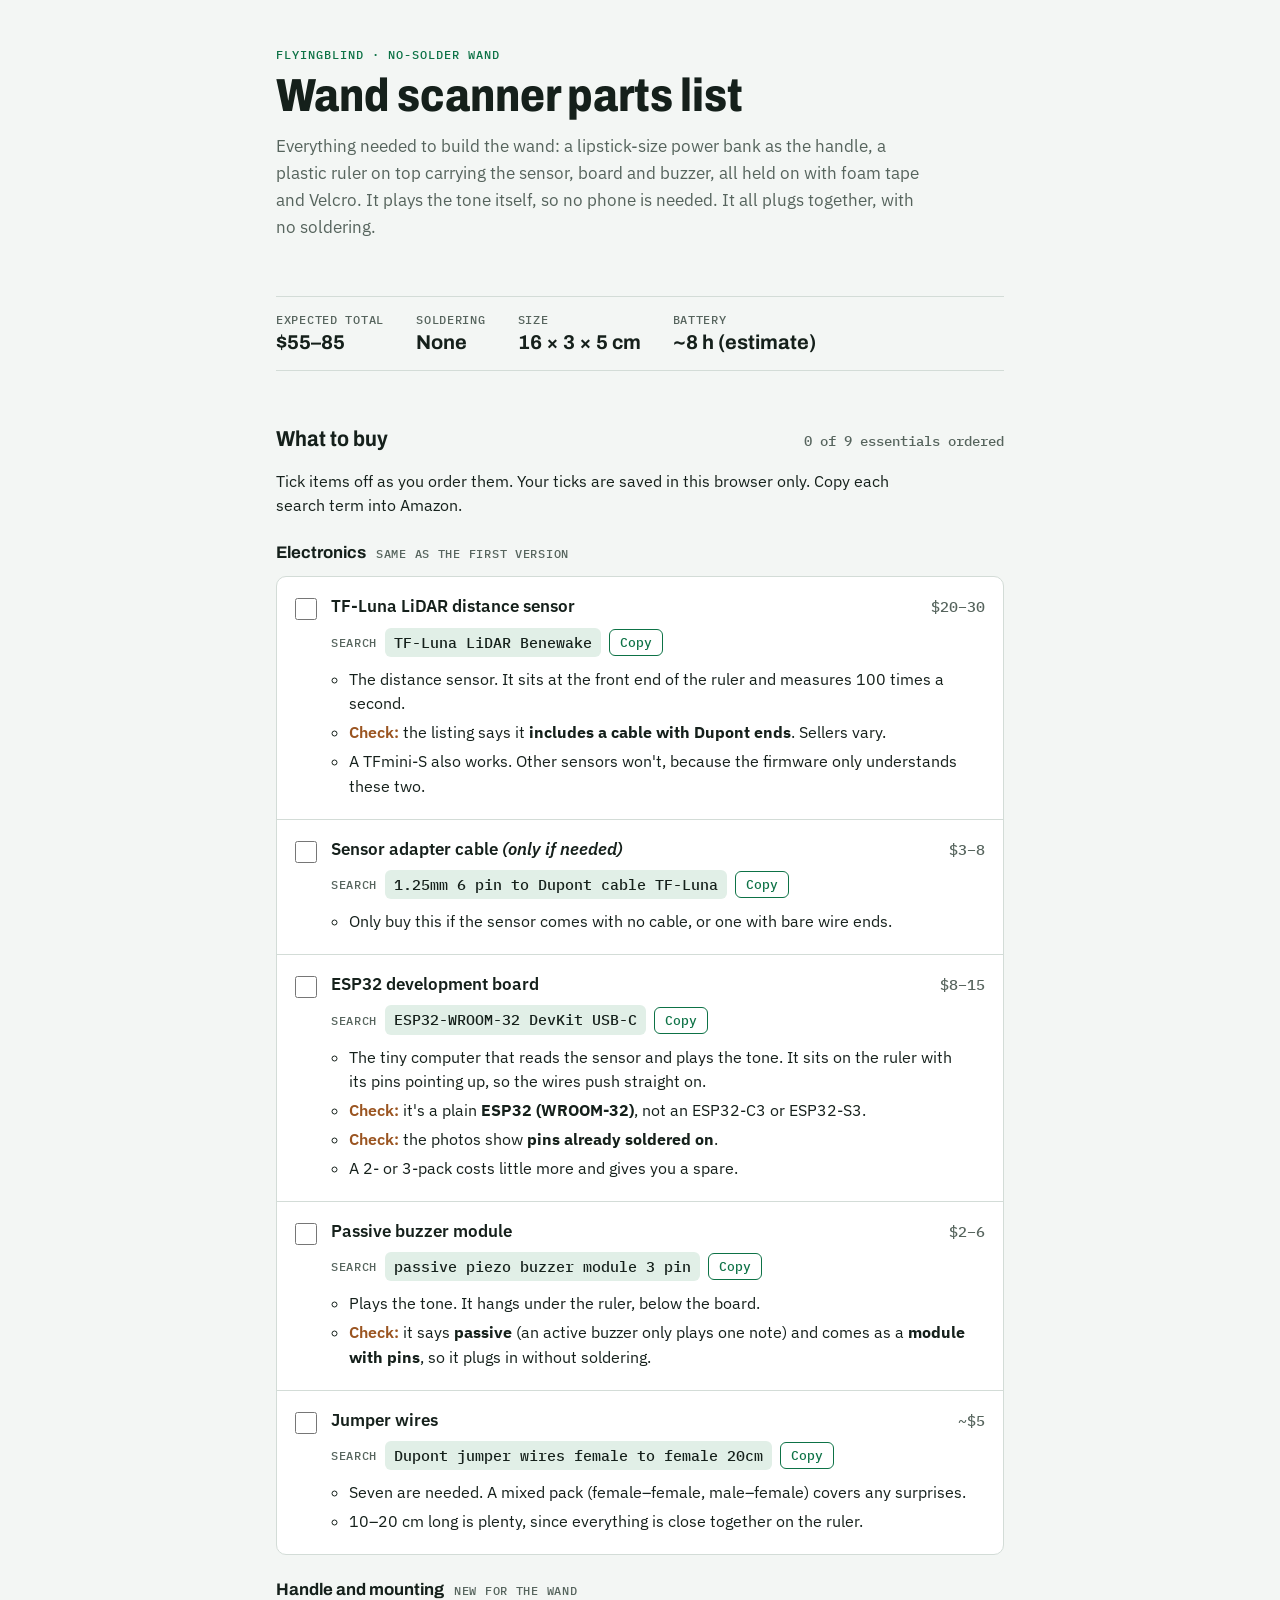
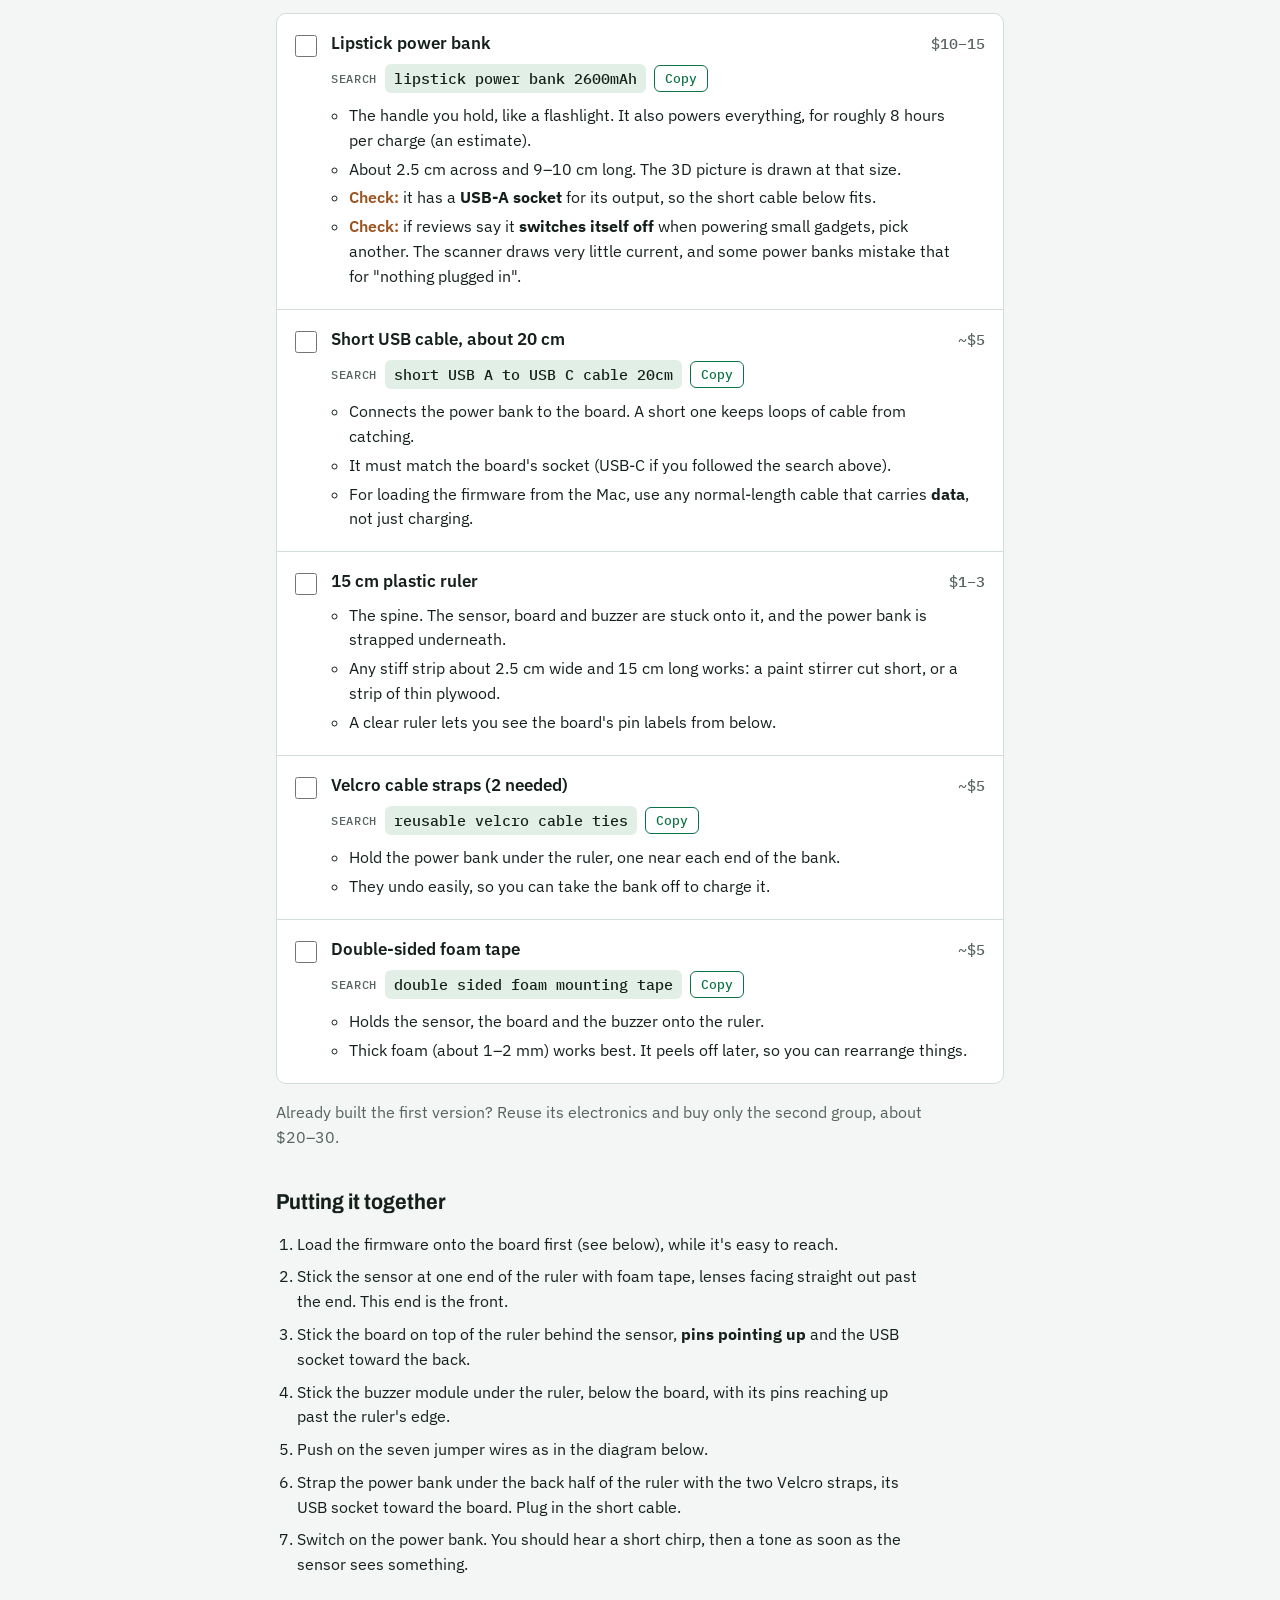
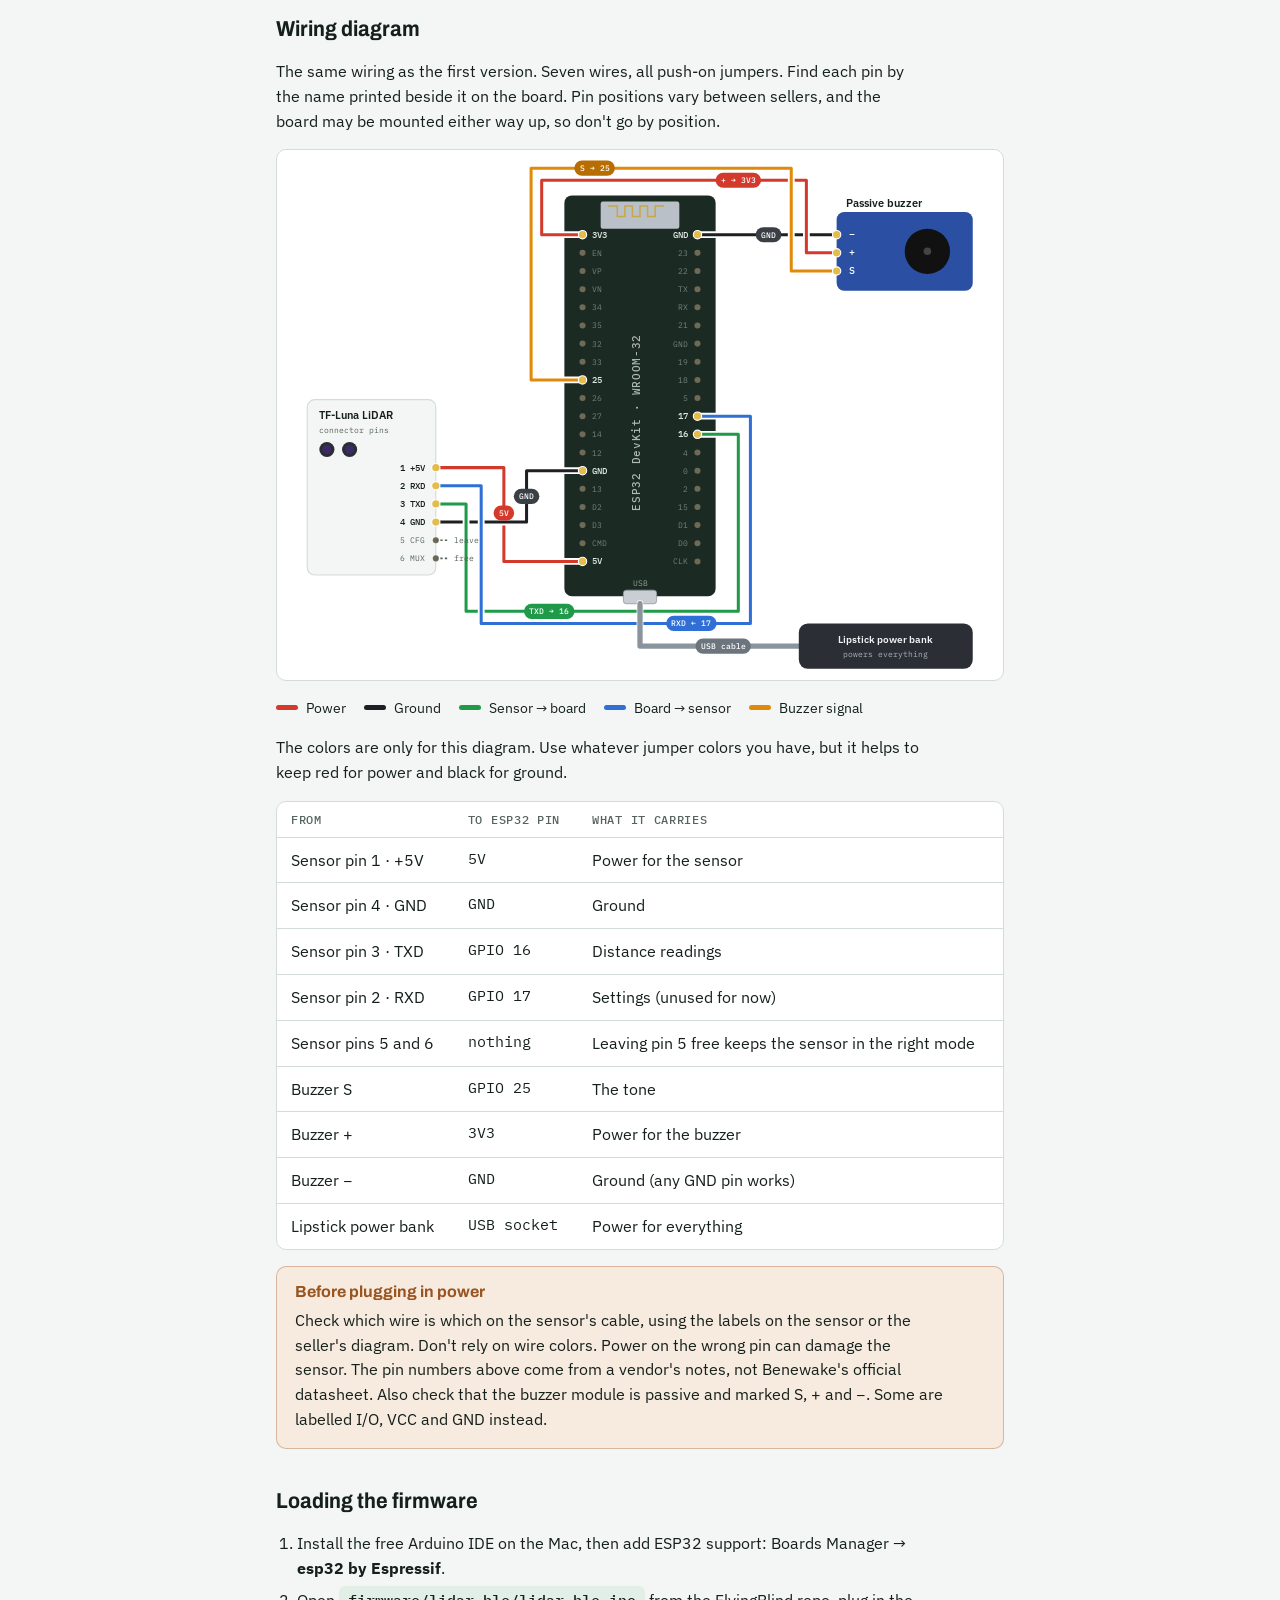
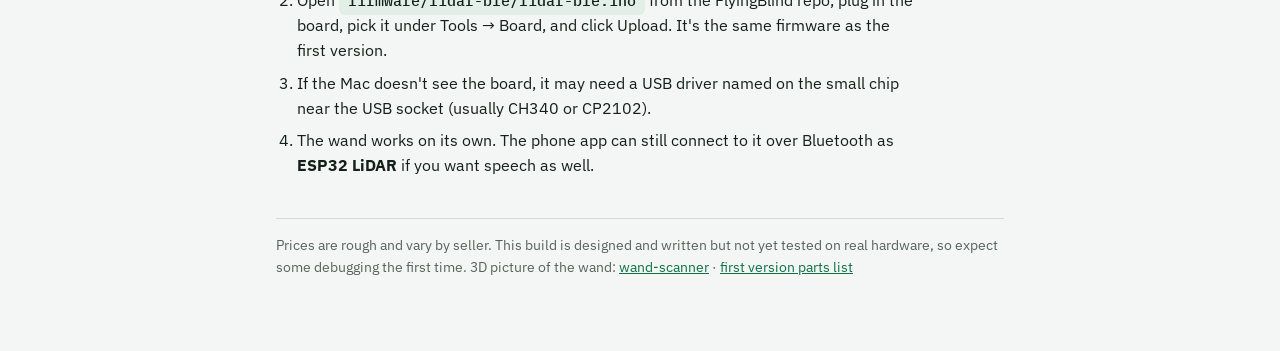
<file: docs/wand-parts.html>
<!doctype html>
<html lang="en">
<head>
<meta charset="utf-8">
<meta name="viewport" content="width=device-width, initial-scale=1, viewport-fit=cover">
<title>FlyingBlind Wand Parts List</title>

<meta name="claude:viewport-fit-sides" content="cover">
<link rel="preconnect" href="https://fonts.googleapis.com">
<link rel="preconnect" href="https://fonts.gstatic.com" crossorigin>
<link rel="stylesheet" href="https://fonts.googleapis.com/css2?family=Archivo:wdth,wght@75..100,600..800&family=IBM+Plex+Sans:wght@400;500;600&family=IBM+Plex+Mono:wght@400;500&display=swap">
<style>
/* Layout: a single-column bill of materials, like a parts sheet in a kit box. Each part is a row with a checkbox, price and search term. */
:root {
  --bg: #f3f6f4;
  --surface: #ffffff;
  --ink: #15201b;
  --muted: #56645d;
  --line: #d3dcd7;
  --accent: #0d7246;       /* solder-mask green */
  --accent-soft: #e1efe7;
  --copper: #9a5420;       /* warnings: things to check before buying */
  --copper-soft: #f7ebe0;
  --pcb: #1c2a24;          /* wiring diagram */
  --pcb-ink: #dfe9e3;
  --wire-pwr: #d33a2c;
  --wire-gnd: #1d1f22;
  --wire-tx: #1f9a49;
  --wire-rx: #2f6fd6;
  --wire-sig: #e08a0b;
  --wire-usb: #8a949c;
  --font-display: "Archivo", "Helvetica Neue", Arial, sans-serif;
  --font-body: "IBM Plex Sans", system-ui, -apple-system, "Segoe UI", sans-serif;
  --font-mono: "IBM Plex Mono", ui-monospace, "SF Mono", Menlo, monospace;
}
@media (prefers-color-scheme: dark) {
  :root:not([data-theme="light"]) {
    --bg: #0f1513; --surface: #17201c; --ink: #e5ece8; --muted: #9aa9a1; --line: #2b3832;
    --accent: #52c58f; --accent-soft: #1b3027; --copper: #e3a06a; --copper-soft: #33251a;
    --pcb: #22322b; --wire-gnd: #9aa3ad; --wire-usb: #c3cbd2;
    color-scheme: dark;
  }
}
:root[data-theme="dark"] {
  --bg: #0f1513; --surface: #17201c; --ink: #e5ece8; --muted: #9aa9a1; --line: #2b3832;
  --accent: #52c58f; --accent-soft: #1b3027; --copper: #e3a06a; --copper-soft: #33251a;
    --pcb: #22322b; --wire-gnd: #9aa3ad; --wire-usb: #c3cbd2;
  color-scheme: dark;
}

* { box-sizing: border-box; }
body {
  background: var(--bg);
  color: var(--ink);
  font: 16px/1.55 var(--font-body);
}
.wrap {
  max-width: 760px;
  margin: 0 auto;
  padding-block: 40px 64px;
  padding-left: max(16px, env(safe-area-inset-left, 0px));
  padding-right: max(16px, env(safe-area-inset-right, 0px));
  display: flex;
  flex-direction: column;
  gap: 40px;
}

header { display: flex; flex-direction: column; gap: 12px; }
.eyebrow {
  font: 500 0.78rem/1 var(--font-mono);
  letter-spacing: 0.08em;
  text-transform: uppercase;
  color: var(--accent);
}
h1 {
  font: 800 clamp(2rem, 6vw, 2.9rem)/1.05 var(--font-display);
  font-stretch: 85%;
  margin: 0;
  text-wrap: balance;
}
h2 {
  font: 700 1.35rem/1.2 var(--font-display);
  font-stretch: 90%;
  margin: 0;
  text-wrap: balance;
}
p { margin: 0; max-width: 65ch; }
.lede { font-size: 1.08rem; color: var(--muted); }

.summary {
  display: flex;
  flex-wrap: wrap;
  gap: 12px 32px;
  padding: 16px 0;
  border-block: 1px solid var(--line);
}
.summary div { display: flex; flex-direction: column; gap: 2px; }
.summary dt { font: 500 0.75rem/1.2 var(--font-mono); letter-spacing: 0.06em; text-transform: uppercase; color: var(--muted); }
.summary dd { margin: 0; font: 700 1.25rem/1.2 var(--font-display); font-variant-numeric: tabular-nums; }

section { display: flex; flex-direction: column; gap: 16px; }
.section-head { display: flex; flex-wrap: wrap; align-items: baseline; justify-content: space-between; gap: 8px; }
.progress { font: 500 0.85rem var(--font-mono); color: var(--muted); font-variant-numeric: tabular-nums; }

.parts { list-style: none; margin: 0; padding: 0; display: flex; flex-direction: column; border: 1px solid var(--line); border-radius: 10px; background: var(--surface); overflow: hidden; }
.part { display: grid; grid-template-columns: auto 1fr; gap: 4px 14px; padding: 18px 18px 20px; }
.part + .part { border-top: 1px solid var(--line); }
.part input[type="checkbox"] { width: 22px; height: 22px; margin: 3px 0 0; accent-color: var(--accent); cursor: pointer; }
.part-body { min-width: 0; display: flex; flex-direction: column; gap: 10px; }
.part-top { display: flex; flex-wrap: wrap; align-items: baseline; justify-content: space-between; gap: 4px 16px; }
.part-name { font: 600 1.08rem/1.3 var(--font-body); cursor: pointer; }
.price { font: 500 0.95rem var(--font-mono); font-variant-numeric: tabular-nums; color: var(--muted); white-space: nowrap; }
.part.done .part-name { text-decoration: line-through; text-decoration-color: var(--muted); color: var(--muted); }

.search { display: flex; flex-wrap: wrap; align-items: center; gap: 8px; }
.search-label { font: 500 0.72rem var(--font-mono); letter-spacing: 0.06em; text-transform: uppercase; color: var(--muted); }
.term {
  font: 500 0.92rem/1.3 var(--font-mono);
  background: var(--accent-soft);
  color: var(--ink);
  padding: 5px 9px;
  border-radius: 6px;
  user-select: all;
  overflow-wrap: anywhere;
}
.copy {
  font: 500 0.8rem var(--font-mono);
  color: var(--accent);
  background: transparent;
  border: 1px solid var(--accent);
  border-radius: 6px;
  padding: 4px 10px;
  cursor: pointer;
}
.copy:hover { background: var(--accent-soft); }
:focus-visible { outline: 3px solid var(--accent); outline-offset: 2px; }

.notes { margin: 0; padding-left: 1.1em; display: flex; flex-direction: column; gap: 4px; color: var(--ink); }
.notes li { max-width: 62ch; }
.check { color: var(--copper); font-weight: 600; }

.callout {
  background: var(--copper-soft);
  border: 1px solid color-mix(in srgb, var(--copper) 35%, transparent);
  border-radius: 10px;
  padding: 16px 18px;
  display: flex;
  flex-direction: column;
  gap: 8px;
}
.callout h3 { margin: 0; font: 700 1rem var(--font-display); color: var(--copper); }

.pins-scroll { overflow-x: auto; border: 1px solid var(--line); border-radius: 10px; background: var(--surface); }
table { border-collapse: collapse; width: 100%; min-width: 440px; font-variant-numeric: tabular-nums; }
th, td { text-align: left; padding: 10px 14px; border-bottom: 1px solid var(--line); vertical-align: top; }
tr:last-child td { border-bottom: 0; }
th { font: 500 0.72rem var(--font-mono); letter-spacing: 0.06em; text-transform: uppercase; color: var(--muted); }
td.mono { font-family: var(--font-mono); font-size: 0.92rem; }

.diagram-scroll { overflow-x: auto; border: 1px solid var(--line); border-radius: 10px; background: var(--surface); }
.wiring { display: block; width: 100%; min-width: 640px; height: auto; font-family: var(--font-mono); }
.wiring .pcb { fill: var(--pcb); }
.wiring .module { fill: #b9c0c7; }
.wiring .antenna { fill: none; stroke: #c9a646; stroke-width: 2; }
.wiring .usb { fill: #c9ced4; stroke: #8a929a; }
.wiring .pcb-title { fill: var(--pcb-ink); font-size: 15px; font-weight: 500; letter-spacing: 0.06em; opacity: 0.75; }
.wiring .pcb-small { fill: var(--pcb-ink); font-size: 10px; opacity: 0.6; }
.wiring .pin { fill: #6f6a55; }
.wiring .pin-used { fill: #e3bc4c; stroke: var(--surface); stroke-width: 1.5; }
.wiring .pinlabel { fill: var(--pcb-ink); font-size: 10.5px; opacity: 0.45; }
.wiring .pinlabel-used { fill: var(--pcb-ink); font-size: 12px; font-weight: 500; }
.wiring .slabel { fill: var(--ink); font-size: 12px; font-weight: 500; }
.wiring .slabel-dim { fill: var(--muted); font-size: 11px; }
.wiring .part-box { fill: var(--bg); stroke: var(--line); stroke-width: 1.5; }
.wiring .part-title { fill: var(--ink); font: 600 14px var(--font-body); }
.wiring .part-sub, .wiring .note { fill: var(--muted); font-size: 11px; }
.wiring .lens-ring { fill: #2a2d31; }
.wiring .lens { fill: #3b2a66; }
.wiring .nc { stroke: var(--muted); stroke-width: 2; stroke-dasharray: 3 3; }
.wiring .buzz-pcb { fill: #2a4fa3; }
.wiring .buzzer { fill: #111; }
.wiring .buzzer-hole { fill: #444; }
.wiring .buzz-label { fill: #ffffff; font-size: 13px; font-weight: 500; }
.wiring .bank { fill: #2b2f35; }
.wiring .bank-title { fill: #f1f3f5; font: 600 13px var(--font-body); }
.wiring .bank-sub { fill: #aab2ba; font-size: 10.5px; }
.wiring .w, .wiring .w-outline { fill: none; stroke-linejoin: round; stroke-linecap: round; }
.wiring .w { stroke-width: 4; }
.wiring .w-outline { stroke: var(--surface); stroke-width: 9; }
.wiring .w-pwr { stroke: var(--wire-pwr); }
.wiring .w-gnd { stroke: var(--wire-gnd); }
.wiring .w-tx { stroke: var(--wire-tx); }
.wiring .w-rx { stroke: var(--wire-rx); }
.wiring .w-sig { stroke: var(--wire-sig); }
.wiring .w-usb { stroke: var(--wire-usb); stroke-width: 7; }
.wiring .tag text { fill: #ffffff; font-size: 11px; font-weight: 500; }
.wiring .t-pwr rect { fill: var(--wire-pwr); }
.wiring .t-gnd rect { fill: #3a3f45; }
.wiring .t-tx rect { fill: var(--wire-tx); }
.wiring .t-rx rect { fill: var(--wire-rx); }
.wiring .t-sig rect { fill: #b86d00; }
.wiring .t-usb rect { fill: #6c757d; }
.legend { display: flex; flex-wrap: wrap; gap: 6px 18px; margin: 0; padding: 0; list-style: none; font-size: 0.9rem; }
.legend li { display: flex; align-items: center; gap: 8px; }
.legend i { width: 22px; height: 5px; border-radius: 3px; display: inline-block; }

.steps { margin: 0; padding-left: 1.3em; display: flex; flex-direction: column; gap: 8px; }
.steps li { max-width: 62ch; }

footer { font-size: 0.88rem; color: var(--muted); border-top: 1px solid var(--line); padding-top: 16px; }
footer a { color: var(--accent); }
h3.group { margin: 8px 0 -4px; font: 700 1.05rem/1.3 var(--font-display); display: flex; flex-wrap: wrap; align-items: baseline; gap: 4px 10px; }
h3.group span { font: 500 0.75rem var(--font-mono); letter-spacing: 0.06em; text-transform: uppercase; color: var(--muted); }
.note-line { color: var(--muted); }

@media (prefers-reduced-motion: reduce) { * { transition: none !important; } }
</style>
</head>
<body>

<div class="wrap">
  <header>
    <span class="eyebrow">FlyingBlind · no-solder wand</span>
    <h1>Wand scanner parts list</h1>
    <p class="lede">Everything needed to build the wand: a lipstick-size power bank as the handle, a plastic ruler on top carrying the sensor, board and buzzer, all held on with foam tape and Velcro. It plays the tone itself, so no phone is needed. It all plugs together, with no soldering.</p>
  </header>

  <dl class="summary">
    <div><dt>Expected total</dt><dd>$55–85</dd></div>
    <div><dt>Soldering</dt><dd>None</dd></div>
    <div><dt>Size</dt><dd>16 × 3 × 5 cm</dd></div>
    <div><dt>Battery</dt><dd>~8 h (estimate)</dd></div>
  </dl>

  <section aria-labelledby="buy">
    <div class="section-head">
      <h2 id="buy">What to buy</h2>
      <span class="progress" id="progress" aria-live="polite"></span>
    </div>
    <p>Tick items off as you order them. Your ticks are saved in this browser only. Copy each search term into Amazon.</p>
    <h3 class="group">Electronics <span>same as the first version</span></h3>
    <ul class="parts">
      <li class="part" data-id="lidar">
        <input type="checkbox" id="p-lidar" aria-labelledby="n-lidar">
        <div class="part-body">
          <div class="part-top"><label class="part-name" id="n-lidar" for="p-lidar">TF-Luna LiDAR distance sensor</label><span class="price">$20–30</span></div>
          <div class="search"><span class="search-label">Search</span><code class="term">TF-Luna LiDAR Benewake</code><button class="copy" type="button">Copy</button></div>
          <ul class="notes">
            <li>The distance sensor. It sits at the front end of the ruler and measures 100 times a second.</li>
            <li><span class="check">Check:</span> the listing says it <strong>includes a cable with Dupont ends</strong>. Sellers vary.</li>
            <li>A TFmini-S also works. Other sensors won't, because the firmware only understands these two.</li>
          </ul>
        </div>
      </li>
      <li class="part" data-id="adapter">
        <input type="checkbox" id="p-adapter" aria-labelledby="n-adapter">
        <div class="part-body">
          <div class="part-top"><label class="part-name" id="n-adapter" for="p-adapter">Sensor adapter cable <em>(only if needed)</em></label><span class="price">$3–8</span></div>
          <div class="search"><span class="search-label">Search</span><code class="term">1.25mm 6 pin to Dupont cable TF-Luna</code><button class="copy" type="button">Copy</button></div>
          <ul class="notes">
            <li>Only buy this if the sensor comes with no cable, or one with bare wire ends.</li>
          </ul>
        </div>
      </li>
      <li class="part" data-id="esp32">
        <input type="checkbox" id="p-esp32" aria-labelledby="n-esp32">
        <div class="part-body">
          <div class="part-top"><label class="part-name" id="n-esp32" for="p-esp32">ESP32 development board</label><span class="price">$8–15</span></div>
          <div class="search"><span class="search-label">Search</span><code class="term">ESP32-WROOM-32 DevKit USB-C</code><button class="copy" type="button">Copy</button></div>
          <ul class="notes">
            <li>The tiny computer that reads the sensor and plays the tone. It sits on the ruler with its pins pointing up, so the wires push straight on.</li>
            <li><span class="check">Check:</span> it's a plain <strong>ESP32 (WROOM-32)</strong>, not an ESP32-C3 or ESP32-S3.</li>
            <li><span class="check">Check:</span> the photos show <strong>pins already soldered on</strong>.</li>
            <li>A 2- or 3-pack costs little more and gives you a spare.</li>
          </ul>
        </div>
      </li>
      <li class="part" data-id="buzzer">
        <input type="checkbox" id="p-buzzer" aria-labelledby="n-buzzer">
        <div class="part-body">
          <div class="part-top"><label class="part-name" id="n-buzzer" for="p-buzzer">Passive buzzer module</label><span class="price">$2–6</span></div>
          <div class="search"><span class="search-label">Search</span><code class="term">passive piezo buzzer module 3 pin</code><button class="copy" type="button">Copy</button></div>
          <ul class="notes">
            <li>Plays the tone. It hangs under the ruler, below the board.</li>
            <li><span class="check">Check:</span> it says <strong>passive</strong> (an active buzzer only plays one note) and comes as a <strong>module with pins</strong>, so it plugs in without soldering.</li>
          </ul>
        </div>
      </li>
      <li class="part" data-id="wires">
        <input type="checkbox" id="p-wires" aria-labelledby="n-wires">
        <div class="part-body">
          <div class="part-top"><label class="part-name" id="n-wires" for="p-wires">Jumper wires</label><span class="price">~$5</span></div>
          <div class="search"><span class="search-label">Search</span><code class="term">Dupont jumper wires female to female 20cm</code><button class="copy" type="button">Copy</button></div>
          <ul class="notes">
            <li>Seven are needed. A mixed pack (female–female, male–female) covers any surprises.</li>
            <li>10–20 cm long is plenty, since everything is close together on the ruler.</li>
          </ul>
        </div>
      </li>
    </ul>
    <h3 class="group">Handle and mounting <span>new for the wand</span></h3>
    <ul class="parts">
      <li class="part" data-id="bank">
        <input type="checkbox" id="p-bank" aria-labelledby="n-bank">
        <div class="part-body">
          <div class="part-top"><label class="part-name" id="n-bank" for="p-bank">Lipstick power bank</label><span class="price">$10–15</span></div>
          <div class="search"><span class="search-label">Search</span><code class="term">lipstick power bank 2600mAh</code><button class="copy" type="button">Copy</button></div>
          <ul class="notes">
            <li>The handle you hold, like a flashlight. It also powers everything, for roughly 8 hours per charge (an estimate).</li>
            <li>About 2.5 cm across and 9–10 cm long. The 3D picture is drawn at that size.</li>
            <li><span class="check">Check:</span> it has a <strong>USB-A socket</strong> for its output, so the short cable below fits.</li>
            <li><span class="check">Check:</span> if reviews say it <strong>switches itself off</strong> when powering small gadgets, pick another. The scanner draws very little current, and some power banks mistake that for "nothing plugged in".</li>
          </ul>
        </div>
      </li>
      <li class="part" data-id="shortusb">
        <input type="checkbox" id="p-shortusb" aria-labelledby="n-shortusb">
        <div class="part-body">
          <div class="part-top"><label class="part-name" id="n-shortusb" for="p-shortusb">Short USB cable, about 20 cm</label><span class="price">~$5</span></div>
          <div class="search"><span class="search-label">Search</span><code class="term">short USB A to USB C cable 20cm</code><button class="copy" type="button">Copy</button></div>
          <ul class="notes">
            <li>Connects the power bank to the board. A short one keeps loops of cable from catching.</li>
            <li>It must match the board's socket (USB-C if you followed the search above).</li>
            <li>For loading the firmware from the Mac, use any normal-length cable that carries <strong>data</strong>, not just charging.</li>
          </ul>
        </div>
      </li>
      <li class="part" data-id="ruler">
        <input type="checkbox" id="p-ruler" aria-labelledby="n-ruler">
        <div class="part-body">
          <div class="part-top"><label class="part-name" id="n-ruler" for="p-ruler">15 cm plastic ruler</label><span class="price">$1–3</span></div>
          <ul class="notes">
            <li>The spine. The sensor, board and buzzer are stuck onto it, and the power bank is strapped underneath.</li>
            <li>Any stiff strip about 2.5 cm wide and 15 cm long works: a paint stirrer cut short, or a strip of thin plywood.</li>
            <li>A clear ruler lets you see the board's pin labels from below.</li>
          </ul>
        </div>
      </li>
      <li class="part" data-id="straps">
        <input type="checkbox" id="p-straps" aria-labelledby="n-straps">
        <div class="part-body">
          <div class="part-top"><label class="part-name" id="n-straps" for="p-straps">Velcro cable straps (2 needed)</label><span class="price">~$5</span></div>
          <div class="search"><span class="search-label">Search</span><code class="term">reusable velcro cable ties</code><button class="copy" type="button">Copy</button></div>
          <ul class="notes">
            <li>Hold the power bank under the ruler, one near each end of the bank.</li>
            <li>They undo easily, so you can take the bank off to charge it.</li>
          </ul>
        </div>
      </li>
      <li class="part" data-id="foam">
        <input type="checkbox" id="p-foam" aria-labelledby="n-foam">
        <div class="part-body">
          <div class="part-top"><label class="part-name" id="n-foam" for="p-foam">Double-sided foam tape</label><span class="price">~$5</span></div>
          <div class="search"><span class="search-label">Search</span><code class="term">double sided foam mounting tape</code><button class="copy" type="button">Copy</button></div>
          <ul class="notes">
            <li>Holds the sensor, the board and the buzzer onto the ruler.</li>
            <li>Thick foam (about 1–2 mm) works best. It peels off later, so you can rearrange things.</li>
          </ul>
        </div>
      </li>
    </ul>
    <p class="note-line">Already built the first version? Reuse its electronics and buy only the second group, about $20–30.</p>
  </section>
  <section aria-labelledby="assemble">
    <h2 id="assemble">Putting it together</h2>
    <ol class="steps">
      <li>Load the firmware onto the board first (see below), while it's easy to reach.</li>
      <li>Stick the sensor at one end of the ruler with foam tape, lenses facing straight out past the end. This end is the front.</li>
      <li>Stick the board on top of the ruler behind the sensor, <strong>pins pointing up</strong> and the USB socket toward the back.</li>
      <li>Stick the buzzer module under the ruler, below the board, with its pins reaching up past the ruler's edge.</li>
      <li>Push on the seven jumper wires as in the diagram below.</li>
      <li>Strap the power bank under the back half of the ruler with the two Velcro straps, its USB socket toward the board. Plug in the short cable.</li>
      <li>Switch on the power bank. You should hear a short chirp, then a tone as soon as the sensor sees something.</li>
    </ol>
  </section>

  <section aria-labelledby="wiring">
    <h2 id="wiring">Wiring diagram</h2>
    <p>The same wiring as the first version. Seven wires, all push-on jumpers. Find each pin by the name printed beside it on the board. Pin positions vary between sellers, and the board may be mounted either way up, so don't go by position.</p>
    <div class="diagram-scroll"><svg viewBox="0 0 960 700" class="wiring" role="img" aria-labelledby="wd-title wd-desc" xmlns="http://www.w3.org/2000/svg"><title id="wd-title">Wiring diagram, buzzer version</title><desc id="wd-desc">TF-Luna pin 1 +5V to ESP32 5V; pin 4 GND to ESP32 GND; pin 3 TXD to GPIO 16; pin 2 RXD to GPIO 17; pins 5 and 6 unconnected. Buzzer S to GPIO 25, plus to 3V3, minus to GND. USB power bank to the board's USB socket.</desc><rect x="380" y="60" width="200" height="530" rx="10" class="pcb"/><rect x="428" y="68" width="104" height="36" rx="3" class="module"/><path d="M438 74 h12 v14 h10 v-14 h10 v14 h10 v-14 h10 v14 h10 v-14 h12" class="antenna"/><text x="480" y="360" class="pcb-title" transform="rotate(-90 480 360)" text-anchor="middle">ESP32 DevKit · WROOM-32</text><rect x="458" y="582" width="44" height="18" rx="4" class="usb"/><text x="480" y="576" class="pcb-small" text-anchor="middle">USB</text><path d="M210 420 L300 420 L300 544 L404 544" class="w-outline"/><path d="M210 420 L300 420 L300 544 L404 544" class="w w-pwr"/><path d="M210 492 L330 492 L330 424 L404 424" class="w-outline"/><path d="M210 492 L330 492 L330 424 L404 424" class="w w-gnd"/><path d="M210 468 L250 468 L250 610 L610 610 L610 376 L556 376" class="w-outline"/><path d="M210 468 L250 468 L250 610 L610 610 L610 376 L556 376" class="w w-tx"/><path d="M210 444 L270 444 L270 626 L626 626 L626 352 L556 352" class="w-outline"/><path d="M210 444 L270 444 L270 626 L626 626 L626 352 L556 352" class="w w-rx"/><path d="M740 112 L556 112" class="w-outline"/><path d="M740 112 L556 112" class="w w-gnd"/><path d="M740 136 L700 136 L700 40 L350 40 L350 112 L404 112" class="w-outline"/><path d="M740 136 L700 136 L700 40 L350 40 L350 112 L404 112" class="w w-pwr"/><path d="M740 160 L680 160 L680 24 L336 24 L336 304 L404 304" class="w-outline"/><path d="M740 160 L680 160 L680 24 L336 24 L336 304 L404 304" class="w w-sig"/><path d="M480 600 L480 656 L690 656" class="w-outline"/><path d="M480 600 L480 656 L690 656" class="w w-usb"/><circle cx="404" cy="112" r="5.5" class="pin-used"/><text x="416" y="116" class="pinlabel-used">3V3</text><circle cx="404" cy="136" r="4" class="pin"/><text x="416" y="140" class="pinlabel">EN</text><circle cx="404" cy="160" r="4" class="pin"/><text x="416" y="164" class="pinlabel">VP</text><circle cx="404" cy="184" r="4" class="pin"/><text x="416" y="188" class="pinlabel">VN</text><circle cx="404" cy="208" r="4" class="pin"/><text x="416" y="212" class="pinlabel">34</text><circle cx="404" cy="232" r="4" class="pin"/><text x="416" y="236" class="pinlabel">35</text><circle cx="404" cy="256" r="4" class="pin"/><text x="416" y="260" class="pinlabel">32</text><circle cx="404" cy="280" r="4" class="pin"/><text x="416" y="284" class="pinlabel">33</text><circle cx="404" cy="304" r="5.5" class="pin-used"/><text x="416" y="308" class="pinlabel-used">25</text><circle cx="404" cy="328" r="4" class="pin"/><text x="416" y="332" class="pinlabel">26</text><circle cx="404" cy="352" r="4" class="pin"/><text x="416" y="356" class="pinlabel">27</text><circle cx="404" cy="376" r="4" class="pin"/><text x="416" y="380" class="pinlabel">14</text><circle cx="404" cy="400" r="4" class="pin"/><text x="416" y="404" class="pinlabel">12</text><circle cx="404" cy="424" r="5.5" class="pin-used"/><text x="416" y="428" class="pinlabel-used">GND</text><circle cx="404" cy="448" r="4" class="pin"/><text x="416" y="452" class="pinlabel">13</text><circle cx="404" cy="472" r="4" class="pin"/><text x="416" y="476" class="pinlabel">D2</text><circle cx="404" cy="496" r="4" class="pin"/><text x="416" y="500" class="pinlabel">D3</text><circle cx="404" cy="520" r="4" class="pin"/><text x="416" y="524" class="pinlabel">CMD</text><circle cx="404" cy="544" r="5.5" class="pin-used"/><text x="416" y="548" class="pinlabel-used">5V</text><circle cx="556" cy="112" r="5.5" class="pin-used"/><text x="544" y="116" class="pinlabel-used" text-anchor="end">GND</text><circle cx="556" cy="136" r="4" class="pin"/><text x="544" y="140" class="pinlabel" text-anchor="end">23</text><circle cx="556" cy="160" r="4" class="pin"/><text x="544" y="164" class="pinlabel" text-anchor="end">22</text><circle cx="556" cy="184" r="4" class="pin"/><text x="544" y="188" class="pinlabel" text-anchor="end">TX</text><circle cx="556" cy="208" r="4" class="pin"/><text x="544" y="212" class="pinlabel" text-anchor="end">RX</text><circle cx="556" cy="232" r="4" class="pin"/><text x="544" y="236" class="pinlabel" text-anchor="end">21</text><circle cx="556" cy="256" r="4" class="pin"/><text x="544" y="260" class="pinlabel" text-anchor="end">GND</text><circle cx="556" cy="280" r="4" class="pin"/><text x="544" y="284" class="pinlabel" text-anchor="end">19</text><circle cx="556" cy="304" r="4" class="pin"/><text x="544" y="308" class="pinlabel" text-anchor="end">18</text><circle cx="556" cy="328" r="4" class="pin"/><text x="544" y="332" class="pinlabel" text-anchor="end">5</text><circle cx="556" cy="352" r="5.5" class="pin-used"/><text x="544" y="356" class="pinlabel-used" text-anchor="end">17</text><circle cx="556" cy="376" r="5.5" class="pin-used"/><text x="544" y="380" class="pinlabel-used" text-anchor="end">16</text><circle cx="556" cy="400" r="4" class="pin"/><text x="544" y="404" class="pinlabel" text-anchor="end">4</text><circle cx="556" cy="424" r="4" class="pin"/><text x="544" y="428" class="pinlabel" text-anchor="end">0</text><circle cx="556" cy="448" r="4" class="pin"/><text x="544" y="452" class="pinlabel" text-anchor="end">2</text><circle cx="556" cy="472" r="4" class="pin"/><text x="544" y="476" class="pinlabel" text-anchor="end">15</text><circle cx="556" cy="496" r="4" class="pin"/><text x="544" y="500" class="pinlabel" text-anchor="end">D1</text><circle cx="556" cy="520" r="4" class="pin"/><text x="544" y="524" class="pinlabel" text-anchor="end">D0</text><circle cx="556" cy="544" r="4" class="pin"/><text x="544" y="548" class="pinlabel" text-anchor="end">CLK</text><rect x="40" y="330" width="170" height="232" rx="10" class="part-box"/><text x="56" y="356" class="part-title">TF-Luna LiDAR</text><text x="56" y="374" class="part-sub">connector pins</text><circle cx="66" cy="396" r="10" class="lens-ring"/><circle cx="66" cy="396" r="6" class="lens"/><circle cx="96" cy="396" r="10" class="lens-ring"/><circle cx="96" cy="396" r="6" class="lens"/><circle cx="210" cy="420" r="5.5" class="pin-used"/><text x="196" y="424" class="slabel" text-anchor="end">1  +5V</text><circle cx="210" cy="444" r="5.5" class="pin-used"/><text x="196" y="448" class="slabel" text-anchor="end">2  RXD</text><circle cx="210" cy="468" r="5.5" class="pin-used"/><text x="196" y="472" class="slabel" text-anchor="end">3  TXD</text><circle cx="210" cy="492" r="5.5" class="pin-used"/><text x="196" y="496" class="slabel" text-anchor="end">4  GND</text><circle cx="210" cy="516" r="4" class="pin"/><text x="196" y="520" class="slabel-dim" text-anchor="end">5  CFG</text><circle cx="210" cy="540" r="4" class="pin"/><text x="196" y="544" class="slabel-dim" text-anchor="end">6  MUX</text><path d="M210 516 h18 M210 540 h18" class="nc"/><text x="234" y="520" class="note">leave</text><text x="234" y="544" class="note">free</text><rect x="740" y="82" width="180" height="104" rx="10" class="buzz-pcb"/><circle cx="860" cy="134" r="30" class="buzzer"/><circle cx="860" cy="134" r="5" class="buzzer-hole"/><text x="752" y="76" class="part-title">Passive buzzer</text><circle cx="740" cy="112" r="5.5" class="pin-used"/><text x="756" y="116" class="buzz-label">−</text><circle cx="740" cy="136" r="5.5" class="pin-used"/><text x="756" y="140" class="buzz-label">+</text><circle cx="740" cy="160" r="5.5" class="pin-used"/><text x="756" y="164" class="buzz-label">S</text><rect x="690" y="626" width="230" height="60" rx="12" class="bank"/><text x="805" y="652" class="bank-title" text-anchor="middle">Lipstick power bank</text><text x="805" y="670" class="bank-sub" text-anchor="middle">powers everything</text><g class="tag t-pwr"><rect x="286.4" y="470" width="27.2" height="20" rx="10"/><text x="300" y="484" text-anchor="middle">5V</text></g><g class="tag t-gnd"><rect x="313.1" y="448" width="33.8" height="20" rx="10"/><text x="330" y="462" text-anchor="middle">GND</text></g><g class="tag t-tx"><rect x="326.6" y="600" width="66.8" height="20" rx="10"/><text x="360" y="614" text-anchor="middle">TXD → 16</text></g><g class="tag t-rx"><rect x="514.6" y="616" width="66.8" height="20" rx="10"/><text x="548" y="630" text-anchor="middle">RXD ← 17</text></g><g class="tag t-gnd"><rect x="633.1" y="102" width="33.8" height="20" rx="10"/><text x="650" y="116" text-anchor="middle">GND</text></g><g class="tag t-pwr"><rect x="579.9" y="30" width="60.2" height="20" rx="10"/><text x="610" y="44" text-anchor="middle">+ → 3V3</text></g><g class="tag t-sig"><rect x="393.2" y="14" width="53.6" height="20" rx="10"/><text x="420" y="28" text-anchor="middle">S → 25</text></g><g class="tag t-usb"><rect x="553.3" y="646" width="73.4" height="20" rx="10"/><text x="590" y="660" text-anchor="middle">USB cable</text></g></svg></div>
    <ul class="legend" aria-label="Wire colors">
      <li><i style="background: var(--wire-pwr)"></i>Power</li>
      <li><i style="background: var(--wire-gnd)"></i>Ground</li>
      <li><i style="background: var(--wire-tx)"></i>Sensor → board</li>
      <li><i style="background: var(--wire-rx)"></i>Board → sensor</li>
      <li><i style="background: var(--wire-sig)"></i>Buzzer signal</li>
    </ul>
    <p>The colors are only for this diagram. Use whatever jumper colors you have, but it helps to keep red for power and black for ground.</p>
    <div class="pins-scroll">
      <table>
        <thead><tr><th>From</th><th>To ESP32 pin</th><th>What it carries</th></tr></thead>
        <tbody>
          <tr><td>Sensor pin 1 · +5V</td><td class="mono">5V</td><td>Power for the sensor</td></tr>
          <tr><td>Sensor pin 4 · GND</td><td class="mono">GND</td><td>Ground</td></tr>
          <tr><td>Sensor pin 3 · TXD</td><td class="mono">GPIO 16</td><td>Distance readings</td></tr>
          <tr><td>Sensor pin 2 · RXD</td><td class="mono">GPIO 17</td><td>Settings (unused for now)</td></tr>
          <tr><td>Sensor pins 5 and 6</td><td class="mono">nothing</td><td>Leaving pin 5 free keeps the sensor in the right mode</td></tr>
          <tr><td>Buzzer S</td><td class="mono">GPIO 25</td><td>The tone</td></tr>
          <tr><td>Buzzer +</td><td class="mono">3V3</td><td>Power for the buzzer</td></tr>
          <tr><td>Buzzer −</td><td class="mono">GND</td><td>Ground (any GND pin works)</td></tr>
          <tr><td>Lipstick power bank</td><td class="mono">USB socket</td><td>Power for everything</td></tr>
        </tbody>
      </table>
    </div>
    <div class="callout" role="note">
      <h3>Before plugging in power</h3>
      <p>Check which wire is which on the sensor's cable, using the labels on the sensor or the seller's diagram. Don't rely on wire colors. Power on the wrong pin can damage the sensor. The pin numbers above come from a vendor's notes, not Benewake's official datasheet. Also check that the buzzer module is passive and marked S, + and −. Some are labelled I/O, VCC and GND instead.</p>
    </div>
  </section>

  <section aria-labelledby="arrive">
    <h2 id="arrive">Loading the firmware</h2>
    <ol class="steps">
      <li>Install the free Arduino IDE on the Mac, then add ESP32 support: Boards Manager → <strong>esp32 by Espressif</strong>.</li>
      <li>Open <code class="term">firmware/lidar-ble/lidar-ble.ino</code> from the FlyingBlind repo, plug in the board, pick it under Tools → Board, and click Upload. It's the same firmware as the first version.</li>
      <li>If the Mac doesn't see the board, it may need a USB driver named on the small chip near the USB socket (usually CH340 or CP2102).</li>
      <li>The wand works on its own. The phone app can still connect to it over Bluetooth as <strong>ESP32 LiDAR</strong> if you want speech as well.</li>
    </ol>
  </section>

  <footer>
    Prices are rough and vary by seller. This build is designed and written but not yet tested on real hardware, so expect some debugging the first time. 3D picture of the wand: <a href="wand-scanner.html">wand-scanner</a> · <a href="lidar-parts.html">first version parts list</a>
  </footer>
</div>

<script>
(function () {
  const KEY = 'wand-parts-ticked';
  let ticked = {};
  try { ticked = JSON.parse(localStorage.getItem(KEY) || '{}') || {}; } catch (e) { ticked = {}; }

  const parts = Array.from(document.querySelectorAll('.part'));
  const required = parts.filter((p) => p.dataset.id !== 'adapter');
  const progress = document.getElementById('progress');

  function render() {
    for (const p of parts) {
      const box = p.querySelector('input[type="checkbox"]');
      box.checked = !!ticked[p.dataset.id];
      p.classList.toggle('done', box.checked);
    }
    const n = required.filter((p) => ticked[p.dataset.id]).length;
    progress.textContent = `${n} of ${required.length} essentials ordered`;
  }

  for (const p of parts) {
    p.querySelector('input[type="checkbox"]').addEventListener('change', (e) => {
      ticked[p.dataset.id] = e.target.checked;
      try { localStorage.setItem(KEY, JSON.stringify(ticked)); } catch (err) { /* not saved; fine */ }
      render();
    });
  }

  for (const btn of document.querySelectorAll('.copy')) {
    btn.addEventListener('click', () => {
      const term = btn.parentElement.querySelector('.term');
      const done = () => { btn.textContent = 'Copied'; setTimeout(() => (btn.textContent = 'Copy'), 1500); };
      const fallback = () => {
        const r = document.createRange();
        r.selectNodeContents(term);
        const s = getSelection();
        s.removeAllRanges();
        s.addRange(r);
        btn.textContent = 'Selected';
        setTimeout(() => (btn.textContent = 'Copy'), 1500);
      };
      try {
        navigator.clipboard.writeText(term.textContent).then(done, fallback);
      } catch (e) { fallback(); }
    });
  }

  render();
})();
</script>

</body>
</html>
</file>
<file: styles.css>
:root {
  --bg: #111418;
  --surface: #1c2128;
  --text: #f4f6f8;
  --muted: #a9b3bf;
  --accent: #ff4d3a;      /* laser red */
  --accent-text: #ffffff;
  --ok: #4ade80;
  --warn: #fbbf24;
  --border: #39424e;
  --focus: #ffd84d;
  color-scheme: dark;
}

@media (prefers-color-scheme: light) {
  :root {
    --bg: #f6f7f9;
    --surface: #ffffff;
    --text: #0f1216;
    --muted: #4b5563;
    --accent: #d42a17;
    --ok: #15803d;
    --warn: #a16207;
    --border: #c9cfd6;
    --focus: #1d4ed8;
    color-scheme: light;
  }
}

* { box-sizing: border-box; }

html, body {
  margin: 0;
  background: var(--bg);
  color: var(--text);
  font: 18px/1.4 system-ui, -apple-system, "Segoe UI", Roboto, sans-serif;
}

main {
  max-width: 560px;
  margin: 0 auto;
  padding: max(16px, env(safe-area-inset-top)) 16px max(24px, env(safe-area-inset-bottom));
  display: flex;
  flex-direction: column;
  gap: 16px;
}

header { display: flex; align-items: baseline; justify-content: space-between; gap: 12px; flex-wrap: wrap; }
h1 { font-size: 1.4rem; margin: 0; }
.version { font-size: 0.9rem; font-weight: 600; color: var(--muted); }

.status { margin: 0; color: var(--muted); font-weight: 600; }
.status[data-state="connected"] { color: var(--ok); }
.status[data-state="connecting"] { color: var(--warn); }
.status[data-state="error"] { color: var(--accent); }

label { display: block; font-weight: 600; margin-bottom: 6px; }

select, input[type="text"], button {
  font: inherit;
  width: 100%;
  min-height: 56px;
  border-radius: 12px;
  border: 2px solid var(--border);
  background: var(--surface);
  color: var(--text);
  padding: 10px 14px;
}

button { cursor: pointer; font-weight: 700; }
button:disabled { opacity: 0.45; cursor: not-allowed; }
button.primary { background: var(--accent); border-color: var(--accent); color: var(--accent-text); }
button.small { min-height: 40px; width: auto; padding: 6px 14px; font-size: 0.9rem; }

:focus-visible { outline: 4px solid var(--focus); outline-offset: 2px; }

.source { display: flex; flex-direction: column; gap: 12px; }
.source label { margin-bottom: -6px; }

.reading {
  min-height: 34vh;
  font-size: clamp(3rem, 16vw, 6rem);
  font-variant-numeric: tabular-nums;
  letter-spacing: -0.02em;
  border-width: 3px;
}

.hint { margin: -8px 0 0; color: var(--muted); text-align: center; font-size: 0.9rem; }

.controls { display: flex; flex-direction: column; gap: 12px; }
#measure { min-height: 88px; font-size: 1.5rem; }

.toggle { display: flex; align-items: center; gap: 12px; font-weight: 600; min-height: 48px; }
.toggle input { width: 28px; height: 28px; }

.panel {
  background: var(--surface);
  border: 2px solid var(--border);
  border-radius: 12px;
  padding: 0 14px;
}
.panel summary { min-height: 56px; display: flex; align-items: center; font-weight: 700; cursor: pointer; }
.panel[open] { padding-bottom: 14px; }

.settings { display: flex; flex-direction: column; gap: 6px; }
.settings select, .settings input[type="range"] { margin-bottom: 10px; }
.settings-heading { font-size: 1.1rem; margin: 18px 0 4px; padding-top: 14px; border-top: 2px solid var(--border); }
.controls label[for="feedback"] { margin-bottom: -6px; }
input[type="range"] { width: 100%; min-height: 40px; accent-color: var(--accent); }

#log {
  margin: 10px 0 0;
  max-height: 40vh;
  overflow: auto;
  font-size: 0.8rem;
  white-space: pre-wrap;
  word-break: break-all;
  color: var(--muted);
}

[hidden] { display: none !important; }

.visually-hidden {
  position: absolute !important;
  width: 1px; height: 1px;
  overflow: hidden;
  clip: rect(0 0 0 0);
  white-space: nowrap;
}
</file>
